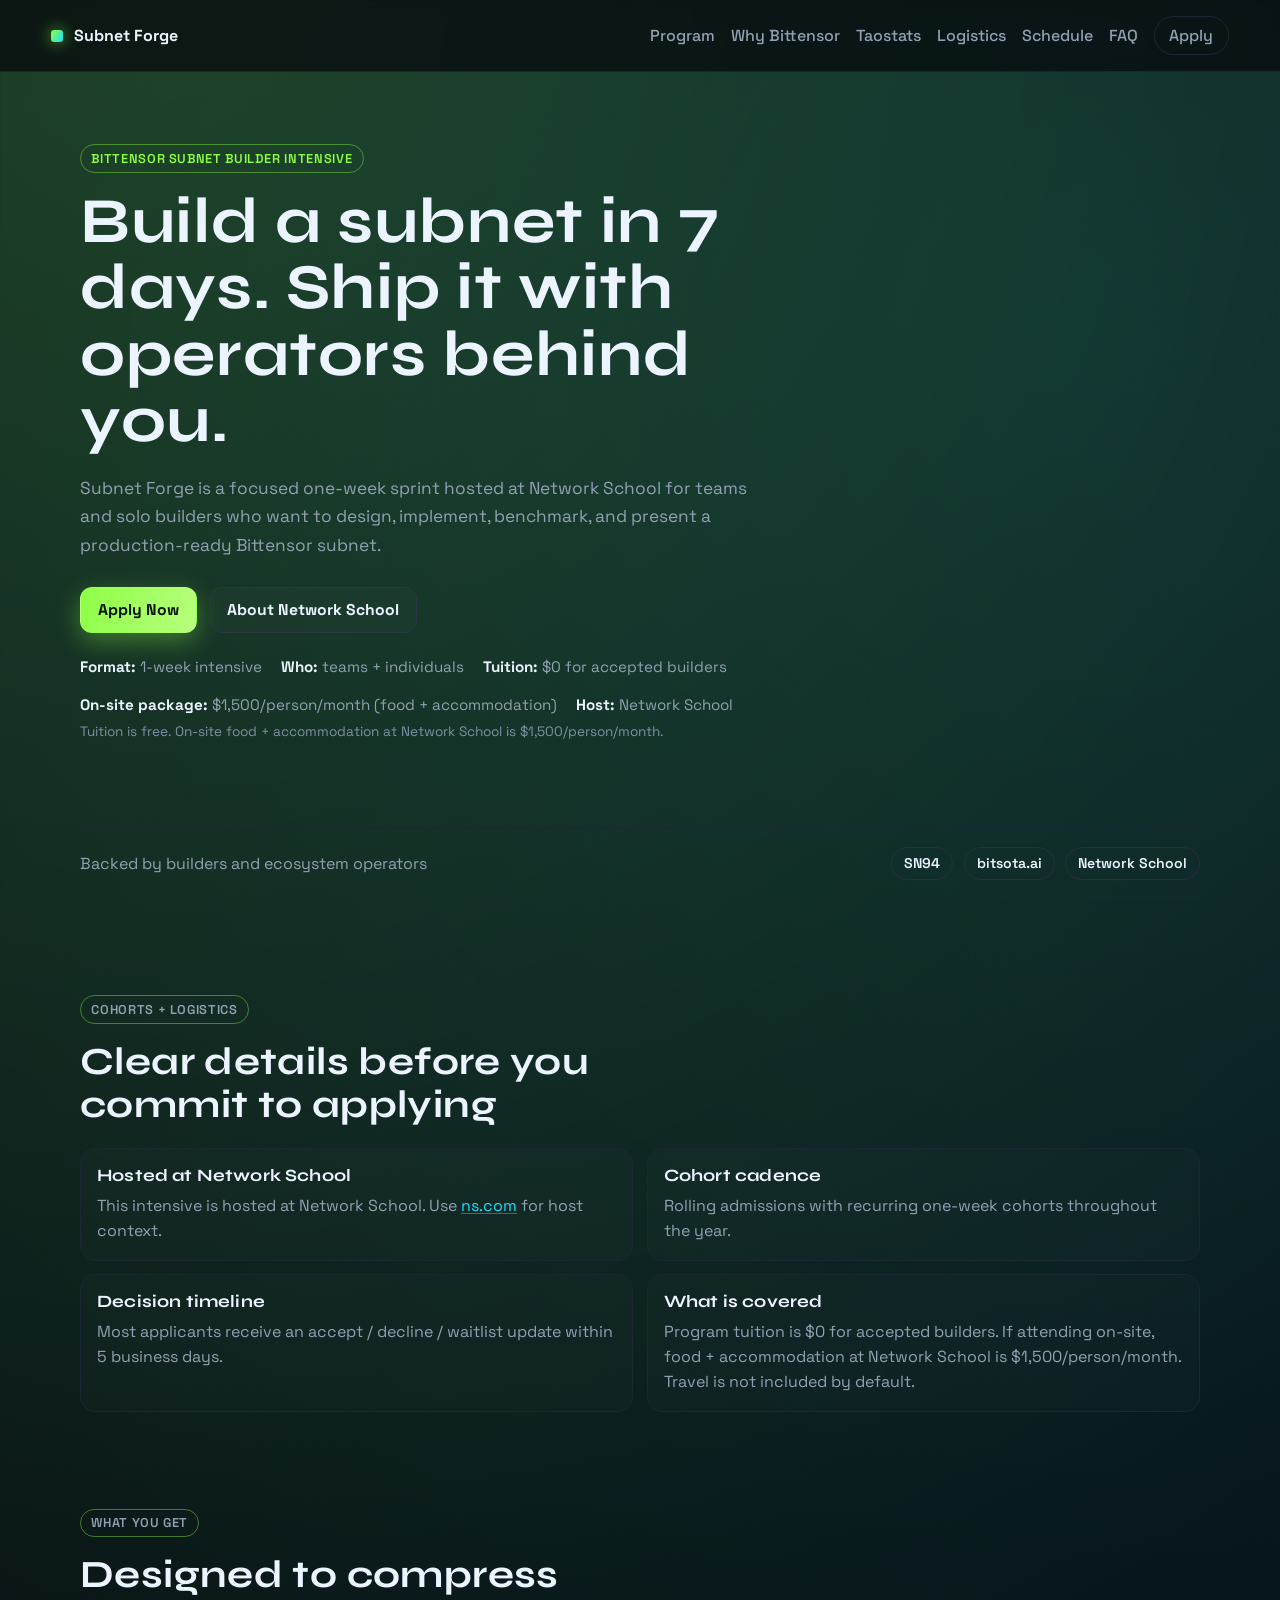
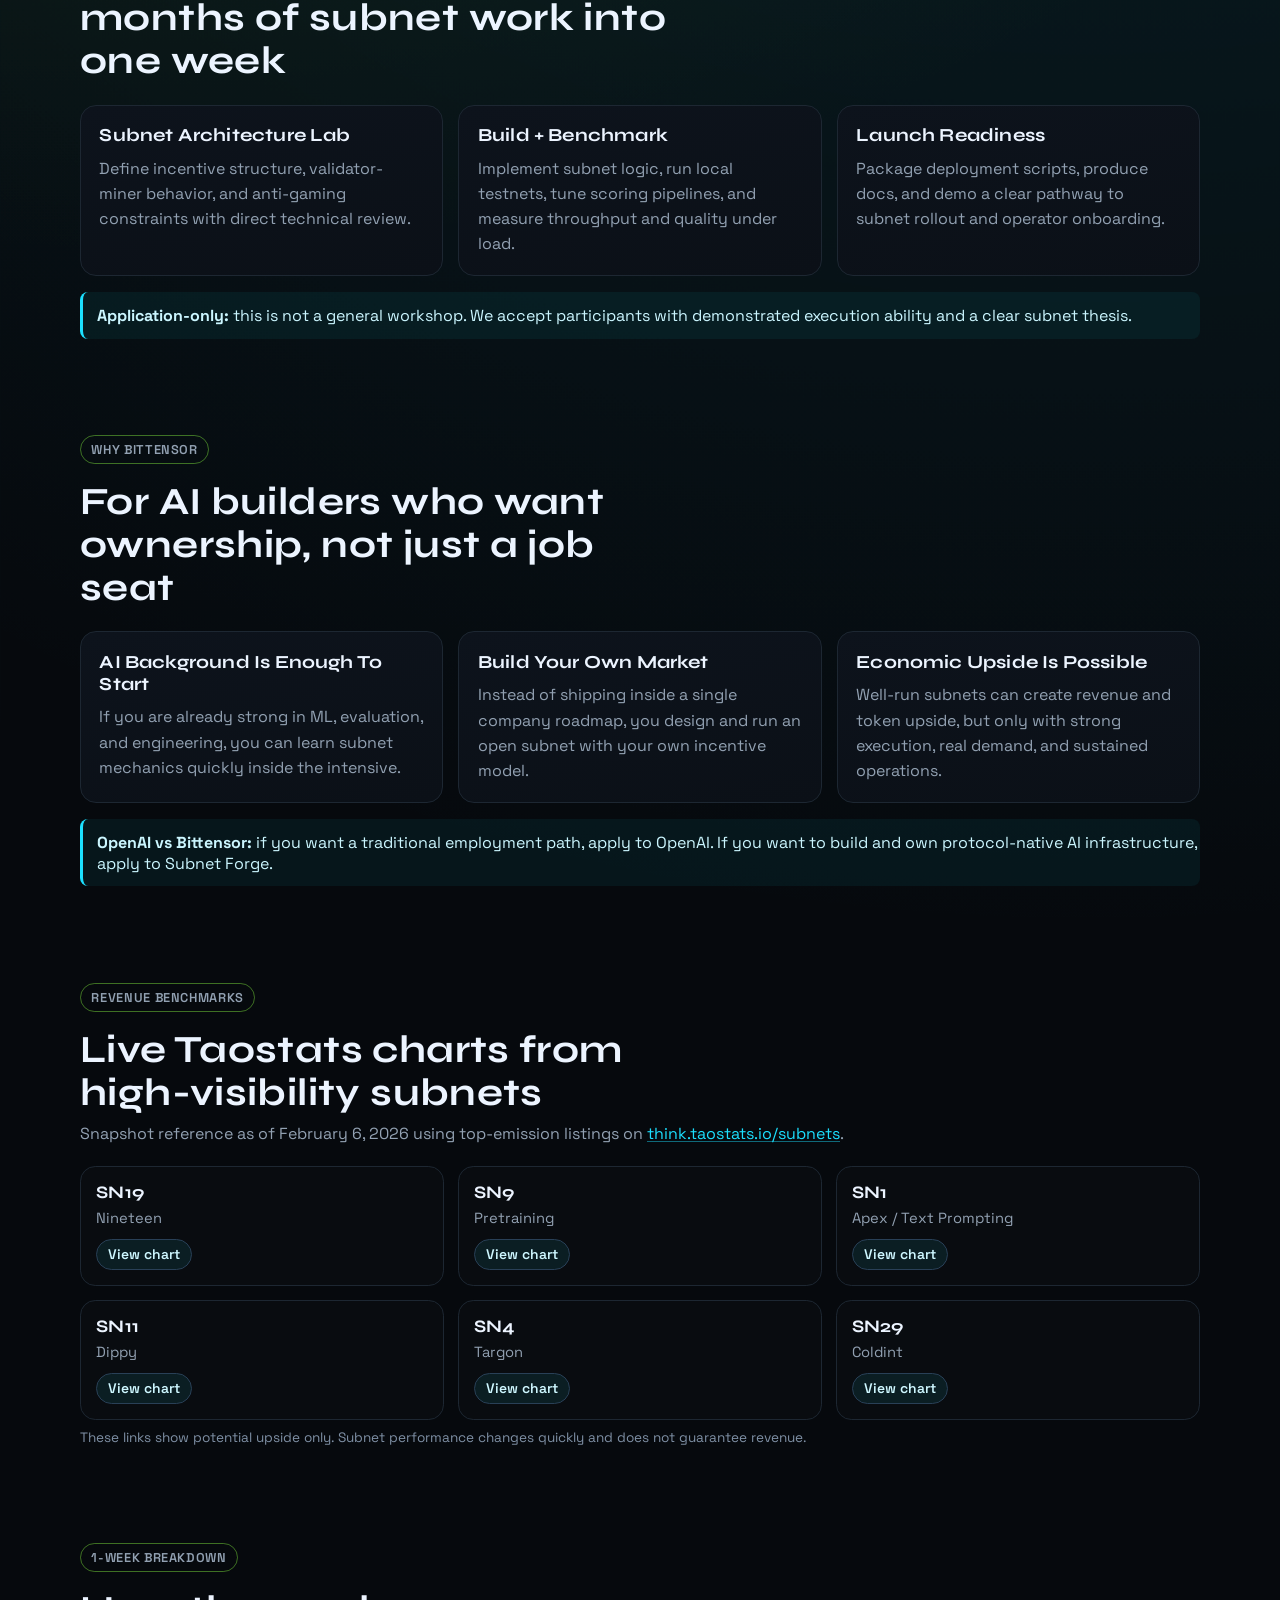
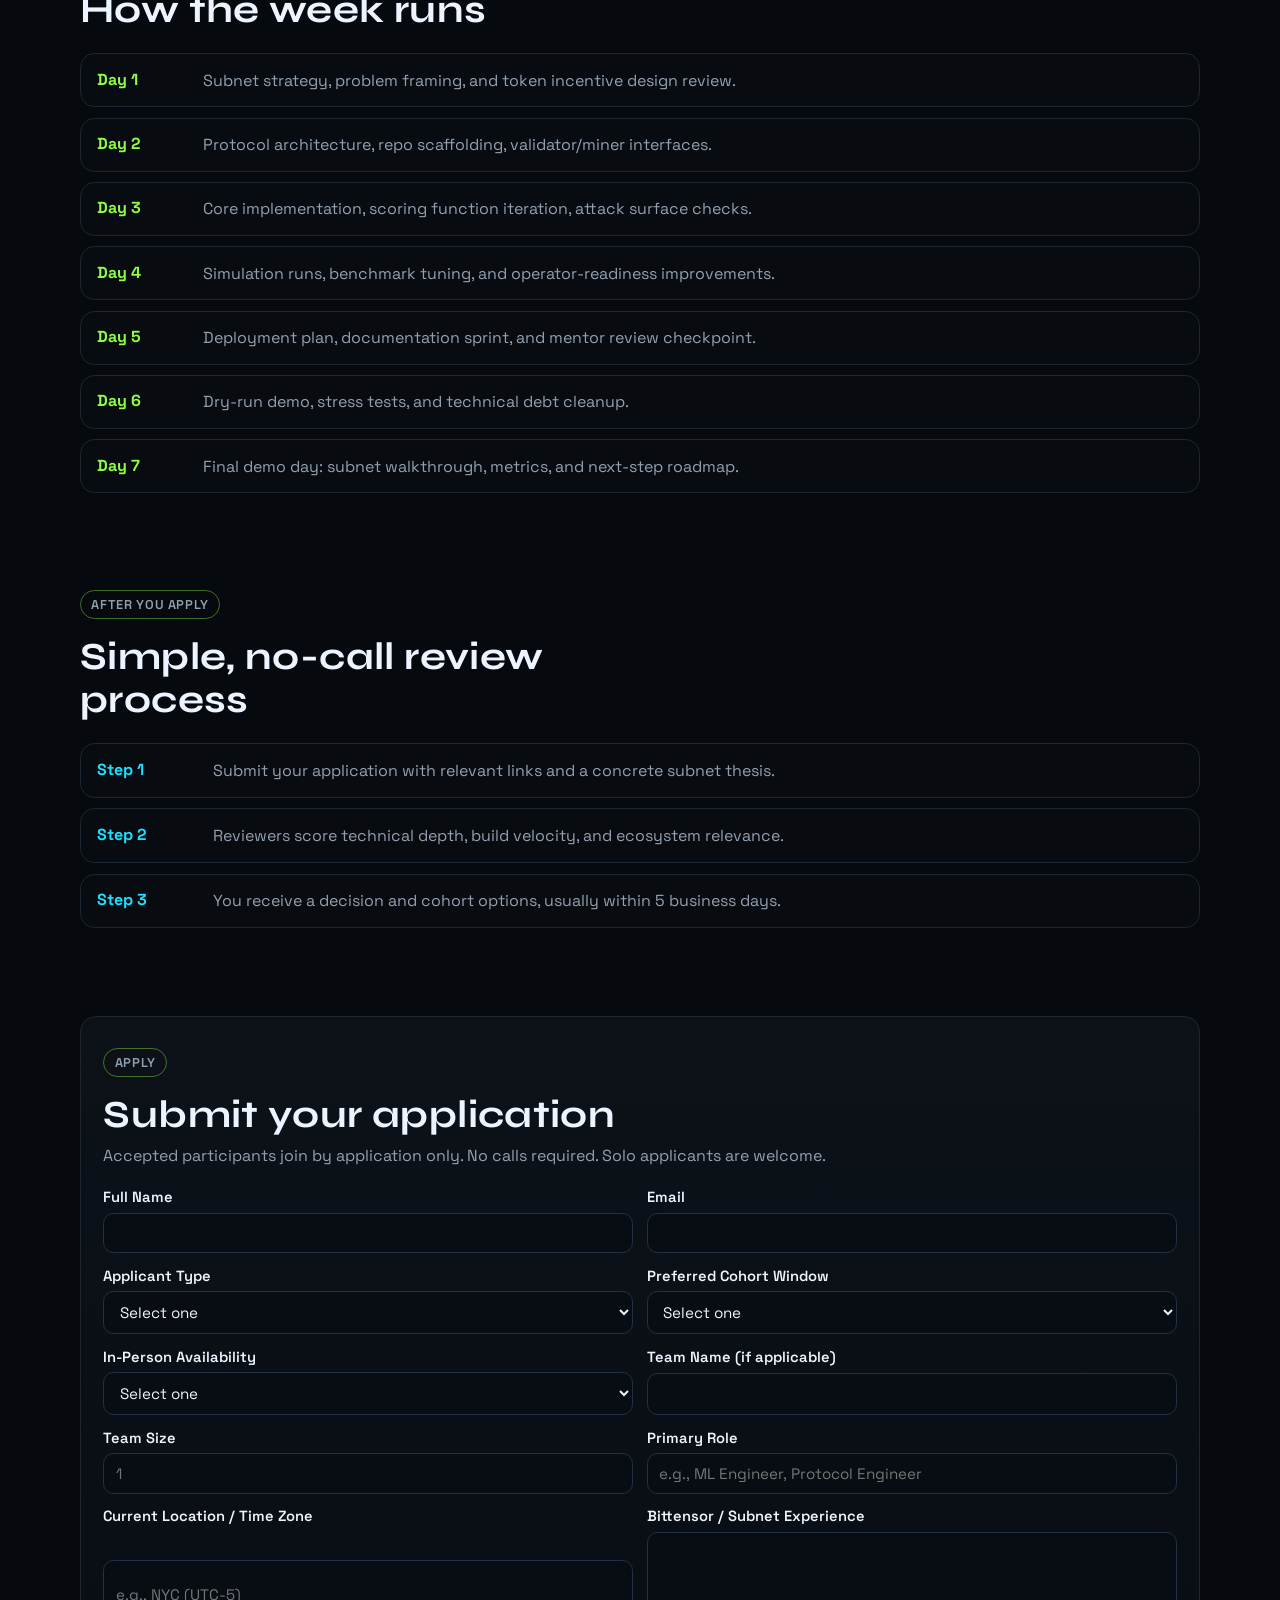
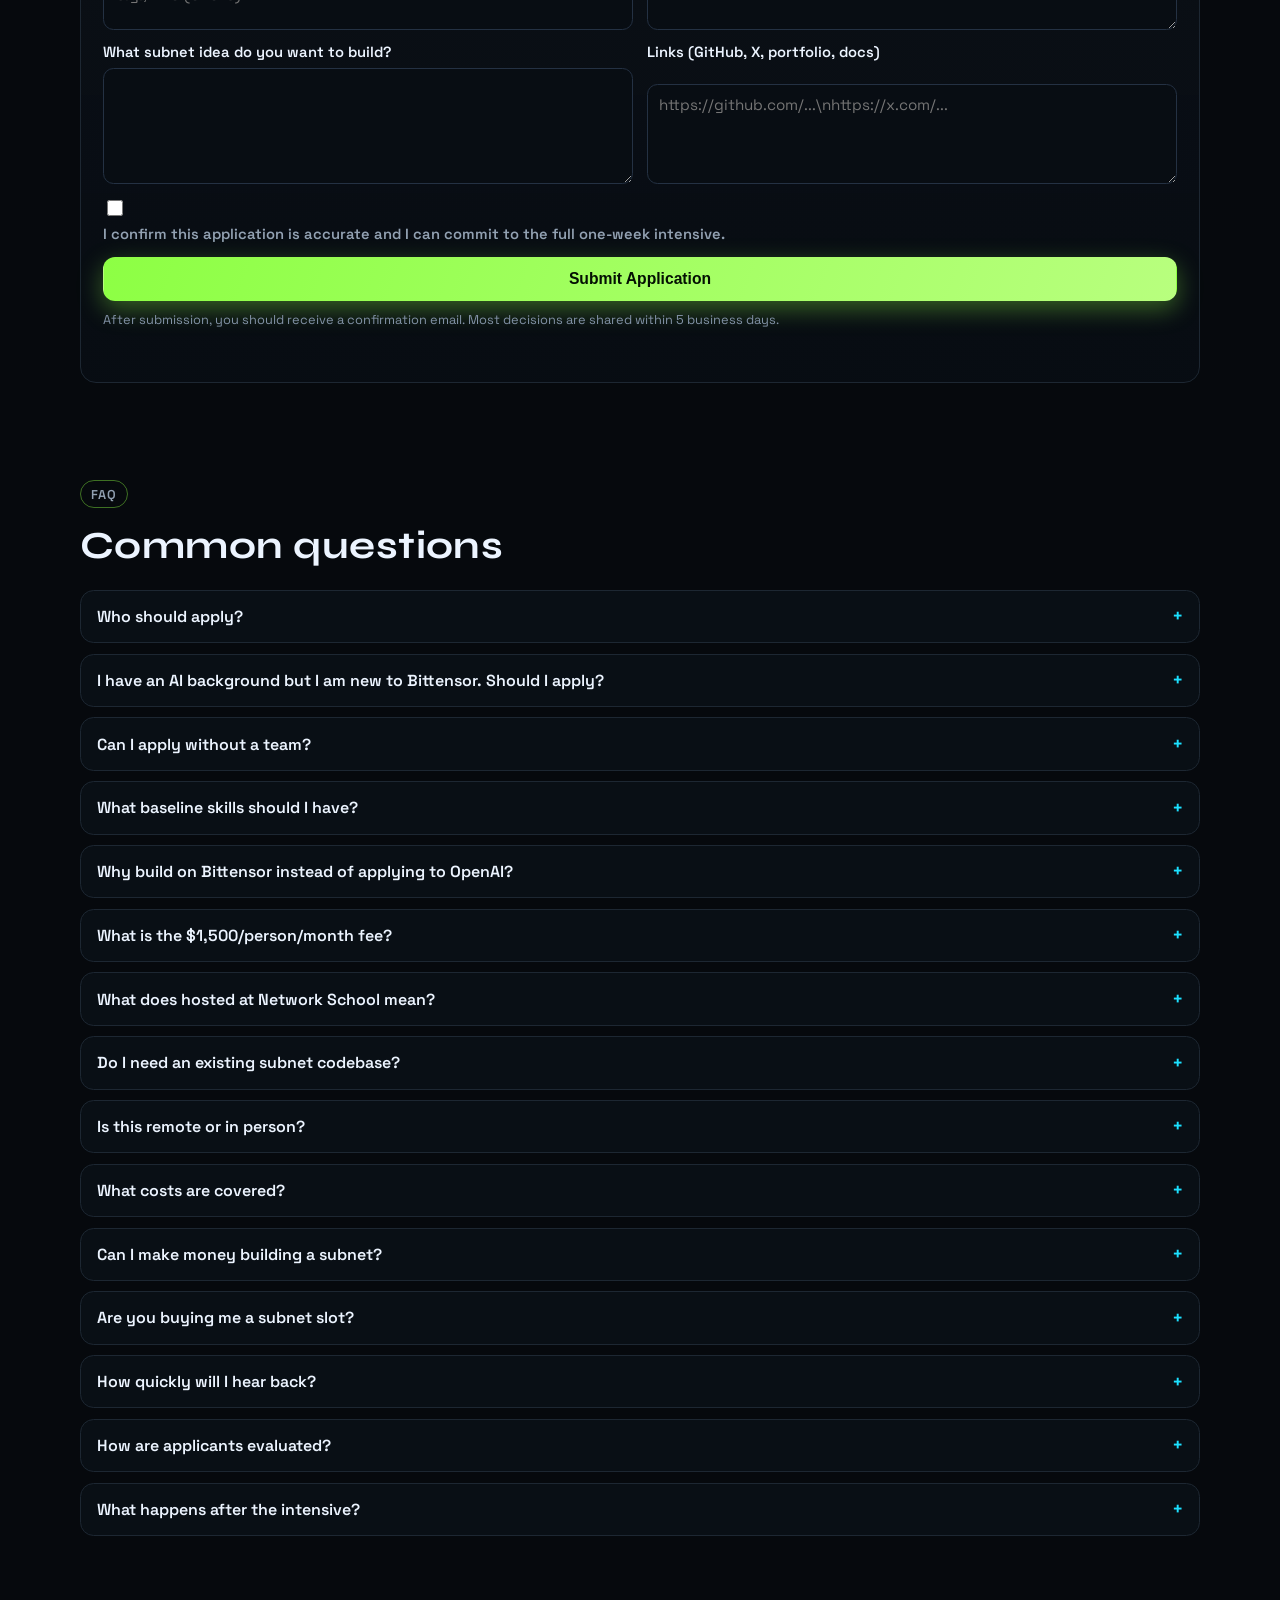
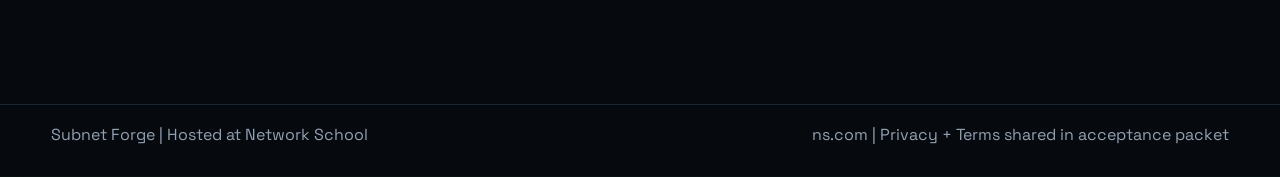
<file: index.html>
<!doctype html>
<html lang="en">
<head>
  <meta charset="utf-8" />
  <meta name="viewport" content="width=device-width, initial-scale=1" />
  <title>Subnet Forge | Hosted at Network School</title>
  <meta name="description" content="Subnet Forge is a one-week Bittensor subnet intensive hosted at Network School for teams and individuals. Tuition is free; on-site food and accommodation is $1,500/person/month." />
  <link rel="preconnect" href="https://fonts.googleapis.com" />
  <link rel="preconnect" href="https://fonts.gstatic.com" crossorigin />
  <link href="https://fonts.googleapis.com/css2?family=Syne:wght@500;700;800&family=Space+Grotesk:wght@400;500;600;700&display=swap" rel="stylesheet" />
  <link rel="stylesheet" href="styles.css" />
</head>
<body>
  <div class="noise"></div>

  <header class="site-header">
    <a class="brand" href="#top" aria-label="Subnet Forge home">
      <span class="brand-mark"></span>
      <span>Subnet Forge</span>
    </a>
    <nav>
      <a href="#program">Program</a>
      <a href="#why">Why Bittensor</a>
      <a href="#benchmarks">Taostats</a>
      <a href="#logistics">Logistics</a>
      <a href="#schedule">Schedule</a>
      <a href="#faq">FAQ</a>
      <a class="nav-cta" href="#apply">Apply</a>
    </nav>
  </header>

  <main id="top">
    <section class="hero reveal">
      <p class="eyebrow">Bittensor Subnet Builder Intensive</p>
      <h1>Build a subnet in 7 days. Ship it with operators behind you.</h1>
      <p class="hero-copy">
        Subnet Forge is a focused one-week sprint hosted at Network School for teams and solo builders who want to design,
        implement, benchmark, and present a production-ready Bittensor subnet.
      </p>
      <div class="hero-actions">
        <a class="btn btn-primary" href="#apply">Apply Now</a>
        <a class="btn btn-ghost" href="https://ns.com" target="_blank" rel="noreferrer">About Network School</a>
      </div>
      <ul class="hero-meta">
        <li><strong>Format:</strong> 1-week intensive</li>
        <li><strong>Who:</strong> teams + individuals</li>
        <li><strong>Tuition:</strong> $0 for accepted builders</li>
        <li><strong>On-site package:</strong> $1,500/person/month (food + accommodation)</li>
        <li><strong>Host:</strong> Network School</li>
      </ul>
      <p class="footnote">Tuition is free. On-site food + accommodation at Network School is $1,500/person/month.</p>
    </section>

    <section class="trust reveal">
      <p>Backed by builders and ecosystem operators</p>
      <div class="trust-grid" aria-label="Ecosystem signals">
        <span>SN94</span>
        <span>bitsota.ai</span>
        <span>Network School</span>
      </div>
    </section>

    <section id="logistics" class="logistics reveal">
      <div class="section-head">
        <p class="eyebrow">Cohorts + Logistics</p>
        <h2>Clear details before you commit to applying</h2>
      </div>
      <div class="logistics-grid">
        <article class="logistics-card">
          <h3>Hosted at Network School</h3>
          <p>This intensive is hosted at Network School. Use <a href="https://ns.com" target="_blank" rel="noreferrer">ns.com</a> for host context.</p>
        </article>
        <article class="logistics-card">
          <h3>Cohort cadence</h3>
          <p>Rolling admissions with recurring one-week cohorts throughout the year.</p>
        </article>
        <article class="logistics-card">
          <h3>Decision timeline</h3>
          <p>Most applicants receive an accept / decline / waitlist update within 5 business days.</p>
        </article>
        <article class="logistics-card">
          <h3>What is covered</h3>
          <p>Program tuition is $0 for accepted builders. If attending on-site, food + accommodation at Network School is $1,500/person/month. Travel is not included by default.</p>
        </article>
      </div>
    </section>

    <section id="program" class="program reveal">
      <div class="section-head">
        <p class="eyebrow">What You Get</p>
        <h2>Designed to compress months of subnet work into one week</h2>
      </div>
      <div class="cards">
        <article class="card">
          <h3>Subnet Architecture Lab</h3>
          <p>Define incentive structure, validator-miner behavior, and anti-gaming constraints with direct technical review.</p>
        </article>
        <article class="card">
          <h3>Build + Benchmark</h3>
          <p>Implement subnet logic, run local testnets, tune scoring pipelines, and measure throughput and quality under load.</p>
        </article>
        <article class="card">
          <h3>Launch Readiness</h3>
          <p>Package deployment scripts, produce docs, and demo a clear pathway to subnet rollout and operator onboarding.</p>
        </article>
      </div>
      <div class="program-note">
        <p>
          <strong>Application-only:</strong> this is not a general workshop. We accept participants with demonstrated execution ability
          and a clear subnet thesis.
        </p>
      </div>
    </section>

    <section id="why" class="why reveal">
      <div class="section-head">
        <p class="eyebrow">Why Bittensor</p>
        <h2>For AI builders who want ownership, not just a job seat</h2>
      </div>
      <div class="cards">
        <article class="card">
          <h3>AI Background Is Enough To Start</h3>
          <p>If you are already strong in ML, evaluation, and engineering, you can learn subnet mechanics quickly inside the intensive.</p>
        </article>
        <article class="card">
          <h3>Build Your Own Market</h3>
          <p>Instead of shipping inside a single company roadmap, you design and run an open subnet with your own incentive model.</p>
        </article>
        <article class="card">
          <h3>Economic Upside Is Possible</h3>
          <p>Well-run subnets can create revenue and token upside, but only with strong execution, real demand, and sustained operations.</p>
        </article>
      </div>
      <div class="program-note">
        <p>
          <strong>OpenAI vs Bittensor:</strong> if you want a traditional employment path, apply to OpenAI.
          If you want to build and own protocol-native AI infrastructure, apply to Subnet Forge.
        </p>
      </div>
    </section>

    <section id="benchmarks" class="benchmarks reveal">
      <div class="section-head">
        <p class="eyebrow">Revenue Benchmarks</p>
        <h2>Live Taostats charts from high-visibility subnets</h2>
        <p>
          Snapshot reference as of February 6, 2026 using top-emission listings on
          <a href="https://think.taostats.io/subnets" target="_blank" rel="noreferrer">think.taostats.io/subnets</a>.
        </p>
      </div>
      <div class="benchmark-grid">
        <article class="benchmark-card">
          <h3>SN19</h3>
          <p>Nineteen</p>
          <a href="https://taostats.io/subnets/19/chart" target="_blank" rel="noreferrer">View chart</a>
        </article>
        <article class="benchmark-card">
          <h3>SN9</h3>
          <p>Pretraining</p>
          <a href="https://taostats.io/subnets/9/chart" target="_blank" rel="noreferrer">View chart</a>
        </article>
        <article class="benchmark-card">
          <h3>SN1</h3>
          <p>Apex / Text Prompting</p>
          <a href="https://taostats.io/subnets/1/chart" target="_blank" rel="noreferrer">View chart</a>
        </article>
        <article class="benchmark-card">
          <h3>SN11</h3>
          <p>Dippy</p>
          <a href="https://taostats.io/subnets/11/chart" target="_blank" rel="noreferrer">View chart</a>
        </article>
        <article class="benchmark-card">
          <h3>SN4</h3>
          <p>Targon</p>
          <a href="https://taostats.io/subnets/4/chart" target="_blank" rel="noreferrer">View chart</a>
        </article>
        <article class="benchmark-card">
          <h3>SN29</h3>
          <p>Coldint</p>
          <a href="https://taostats.io/subnets/29/chart" target="_blank" rel="noreferrer">View chart</a>
        </article>
      </div>
      <p class="footnote">These links show potential upside only. Subnet performance changes quickly and does not guarantee revenue.</p>
    </section>

    <section id="schedule" class="schedule reveal">
      <div class="section-head">
        <p class="eyebrow">1-Week Breakdown</p>
        <h2>How the week runs</h2>
      </div>
      <ol class="timeline">
        <li>
          <span>Day 1</span>
          <p>Subnet strategy, problem framing, and token incentive design review.</p>
        </li>
        <li>
          <span>Day 2</span>
          <p>Protocol architecture, repo scaffolding, validator/miner interfaces.</p>
        </li>
        <li>
          <span>Day 3</span>
          <p>Core implementation, scoring function iteration, attack surface checks.</p>
        </li>
        <li>
          <span>Day 4</span>
          <p>Simulation runs, benchmark tuning, and operator-readiness improvements.</p>
        </li>
        <li>
          <span>Day 5</span>
          <p>Deployment plan, documentation sprint, and mentor review checkpoint.</p>
        </li>
        <li>
          <span>Day 6</span>
          <p>Dry-run demo, stress tests, and technical debt cleanup.</p>
        </li>
        <li>
          <span>Day 7</span>
          <p>Final demo day: subnet walkthrough, metrics, and next-step roadmap.</p>
        </li>
      </ol>
    </section>

    <section class="process reveal">
      <div class="section-head">
        <p class="eyebrow">After You Apply</p>
        <h2>Simple, no-call review process</h2>
      </div>
      <ol class="steps">
        <li>
          <span>Step 1</span>
          <p>Submit your application with relevant links and a concrete subnet thesis.</p>
        </li>
        <li>
          <span>Step 2</span>
          <p>Reviewers score technical depth, build velocity, and ecosystem relevance.</p>
        </li>
        <li>
          <span>Step 3</span>
          <p>You receive a decision and cohort options, usually within 5 business days.</p>
        </li>
      </ol>
    </section>

    <section id="apply" class="apply reveal">
      <div class="section-head">
        <p class="eyebrow">Apply</p>
        <h2>Submit your application</h2>
        <p>Accepted participants join by application only. No calls required. Solo applicants are welcome.</p>
      </div>

      <form class="application-form" action="https://formsubmit.co/applications@ns.com" method="POST" novalidate>
        <input type="hidden" name="_subject" value="Subnet Forge Application" />
        <input type="hidden" name="_captcha" value="false" />
        <input type="hidden" name="_template" value="table" />

        <label>
          Full Name
          <input type="text" name="full_name" required />
        </label>

        <label>
          Email
          <input type="email" name="email" required />
        </label>

        <label>
          Applicant Type
          <select name="applicant_type" required>
            <option value="" selected disabled>Select one</option>
            <option value="individual">Individual</option>
            <option value="team">Team</option>
          </select>
        </label>

        <label>
          Preferred Cohort Window
          <select name="preferred_cohort" required>
            <option value="" selected disabled>Select one</option>
            <option value="next_available">Next available</option>
            <option value="within_30_days">Within 30 days</option>
            <option value="within_60_days">Within 60 days</option>
            <option value="later_this_year">Later this year</option>
          </select>
        </label>

        <label>
          In-Person Availability
          <select name="in_person_availability" required>
            <option value="" selected disabled>Select one</option>
            <option value="yes">Yes, I can attend in person</option>
            <option value="depends_on_dates">Depends on exact dates</option>
            <option value="no">No, I need remote participation</option>
          </select>
        </label>

        <label>
          Team Name (if applicable)
          <input type="text" name="team_name" />
        </label>

        <label>
          Team Size
          <input type="number" name="team_size" min="1" max="25" placeholder="1" />
        </label>

        <label>
          Primary Role
          <input type="text" name="role" placeholder="e.g., ML Engineer, Protocol Engineer" required />
        </label>

        <label>
          Current Location / Time Zone
          <input type="text" name="location_timezone" placeholder="e.g., NYC (UTC-5)" required />
        </label>

        <label>
          Bittensor / Subnet Experience
          <textarea name="experience" rows="4" required></textarea>
        </label>

        <label>
          What subnet idea do you want to build?
          <textarea name="subnet_idea" rows="5" required></textarea>
        </label>

        <label>
          Links (GitHub, X, portfolio, docs)
          <textarea name="links" rows="3" placeholder="https://github.com/...\nhttps://x.com/..." required></textarea>
        </label>

        <label class="checkbox">
          <input type="checkbox" name="agreement" required />
          <span>I confirm this application is accurate and I can commit to the full one-week intensive.</span>
        </label>

        <button class="btn btn-primary" type="submit">Submit Application</button>
        <p class="form-note">After submission, you should receive a confirmation email. Most decisions are shared within 5 business days.</p>
        <p class="form-message" role="status" aria-live="polite"></p>
      </form>
    </section>

    <section id="faq" class="faq reveal">
      <div class="section-head">
        <p class="eyebrow">FAQ</p>
        <h2>Common questions</h2>
      </div>

      <div class="faq-list">
        <article class="faq-item">
          <button class="faq-question" aria-expanded="false">Who should apply?</button>
          <div class="faq-answer">
            <p>Strong engineers, researchers, and founders who want to build a real Bittensor subnet. We accept both individuals and teams.</p>
          </div>
        </article>

        <article class="faq-item">
          <button class="faq-question" aria-expanded="false">I have an AI background but I am new to Bittensor. Should I apply?</button>
          <div class="faq-answer">
            <p>Yes. If your AI engineering fundamentals are strong, this program is designed to ramp you into subnet design and implementation quickly.</p>
          </div>
        </article>

        <article class="faq-item">
          <button class="faq-question" aria-expanded="false">Can I apply without a team?</button>
          <div class="faq-answer">
            <p>Yes. Individual applicants are encouraged to apply, and strong solo applicants may be matched with other accepted builders when appropriate.</p>
          </div>
        </article>

        <article class="faq-item">
          <button class="faq-question" aria-expanded="false">What baseline skills should I have?</button>
          <div class="faq-answer">
            <p>You should be comfortable shipping production-grade Python code, working with ML evaluation pipelines, and debugging distributed systems under time pressure.</p>
          </div>
        </article>

        <article class="faq-item">
          <button class="faq-question" aria-expanded="false">Why build on Bittensor instead of applying to OpenAI?</button>
          <div class="faq-answer">
            <p>They are different paths. OpenAI is a company role. Bittensor is a protocol ecosystem where you can launch and operate your own subnet with direct ownership and market feedback.</p>
          </div>
        </article>

        <article class="faq-item">
          <button class="faq-question" aria-expanded="false">What is the $1,500/person/month fee?</button>
          <div class="faq-answer">
            <p>It is the on-site food + accommodation cost at Network School for one month. Program tuition for accepted builders is still $0.</p>
          </div>
        </article>

        <article class="faq-item">
          <button class="faq-question" aria-expanded="false">What does hosted at Network School mean?</button>
          <div class="faq-answer">
            <p>Subnet Forge is an independent intensive that takes place at Network School. Hosting and operations context are available at ns.com.</p>
          </div>
        </article>

        <article class="faq-item">
          <button class="faq-question" aria-expanded="false">Do I need an existing subnet codebase?</button>
          <div class="faq-answer">
            <p>No, but your application should show technical depth and a concrete subnet thesis. Existing code or research materially strengthens your application.</p>
          </div>
        </article>

        <article class="faq-item">
          <button class="faq-question" aria-expanded="false">Is this remote or in person?</button>
          <div class="faq-answer">
            <p>The default format is in person at Network School. If you need remote access, note that in the application and we will evaluate based on cohort constraints.</p>
          </div>
        </article>

        <article class="faq-item">
          <button class="faq-question" aria-expanded="false">What costs are covered?</button>
          <div class="faq-answer">
            <p>Program tuition is free for accepted builders. The on-site food + accommodation package is $1,500/person/month. Travel and personal expenses are generally not included unless explicitly stated for a specific cohort.</p>
          </div>
        </article>

        <article class="faq-item">
          <button class="faq-question" aria-expanded="false">Can I make money building a subnet?</button>
          <div class="faq-answer">
            <p>Potentially, yes. Some subnets may generate economic upside through strong utility and adoption. There is no guaranteed income, and outcomes depend on execution, competition, and market demand.</p>
          </div>
        </article>

        <article class="faq-item">
          <button class="faq-question" aria-expanded="false">Are you buying me a subnet slot?</button>
          <div class="faq-answer">
            <p>No. We do not buy subnet slots for applicants. We can help explain opportunity paths and may connect strong teams to potential investors.</p>
          </div>
        </article>

        <article class="faq-item">
          <button class="faq-question" aria-expanded="false">How quickly will I hear back?</button>
          <div class="faq-answer">
            <p>Most applications are reviewed within 5 business days. Some may take longer if additional technical review is needed.</p>
          </div>
        </article>

        <article class="faq-item">
          <button class="faq-question" aria-expanded="false">How are applicants evaluated?</button>
          <div class="faq-answer">
            <p>We evaluate technical ability, execution speed, subnet originality, and expected ecosystem impact. Applications are reviewed on a rolling basis.</p>
          </div>
        </article>

        <article class="faq-item">
          <button class="faq-question" aria-expanded="false">What happens after the intensive?</button>
          <div class="faq-answer">
            <p>You leave with a launch roadmap, benchmark outputs, and next-step guidance for operator and ecosystem engagement.</p>
          </div>
        </article>
      </div>
    </section>
  </main>

  <footer class="site-footer">
    <p>Subnet Forge | Hosted at Network School</p>
    <p>
      <a href="https://ns.com" target="_blank" rel="noreferrer">ns.com</a>
      |
      Privacy + Terms shared in acceptance packet
    </p>
  </footer>

  <script src="script.js"></script>
</body>
</html>
</file>
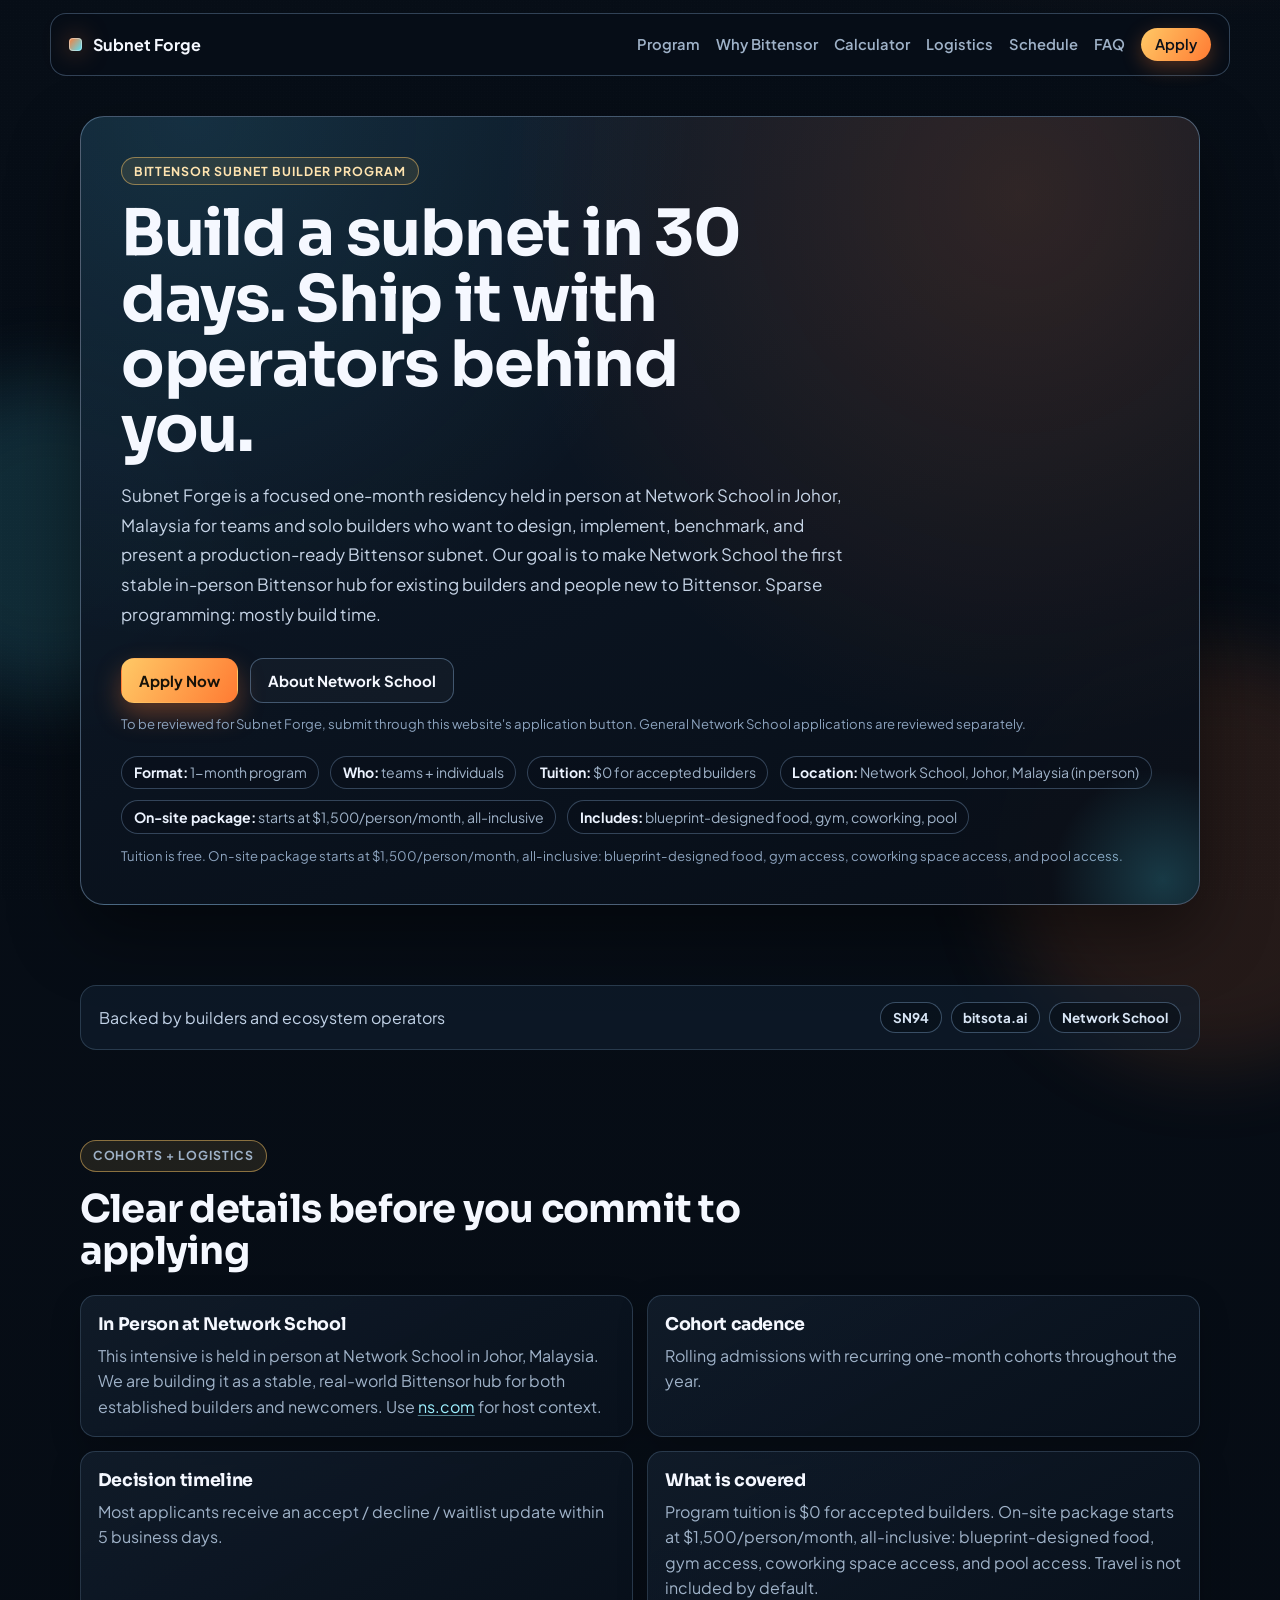
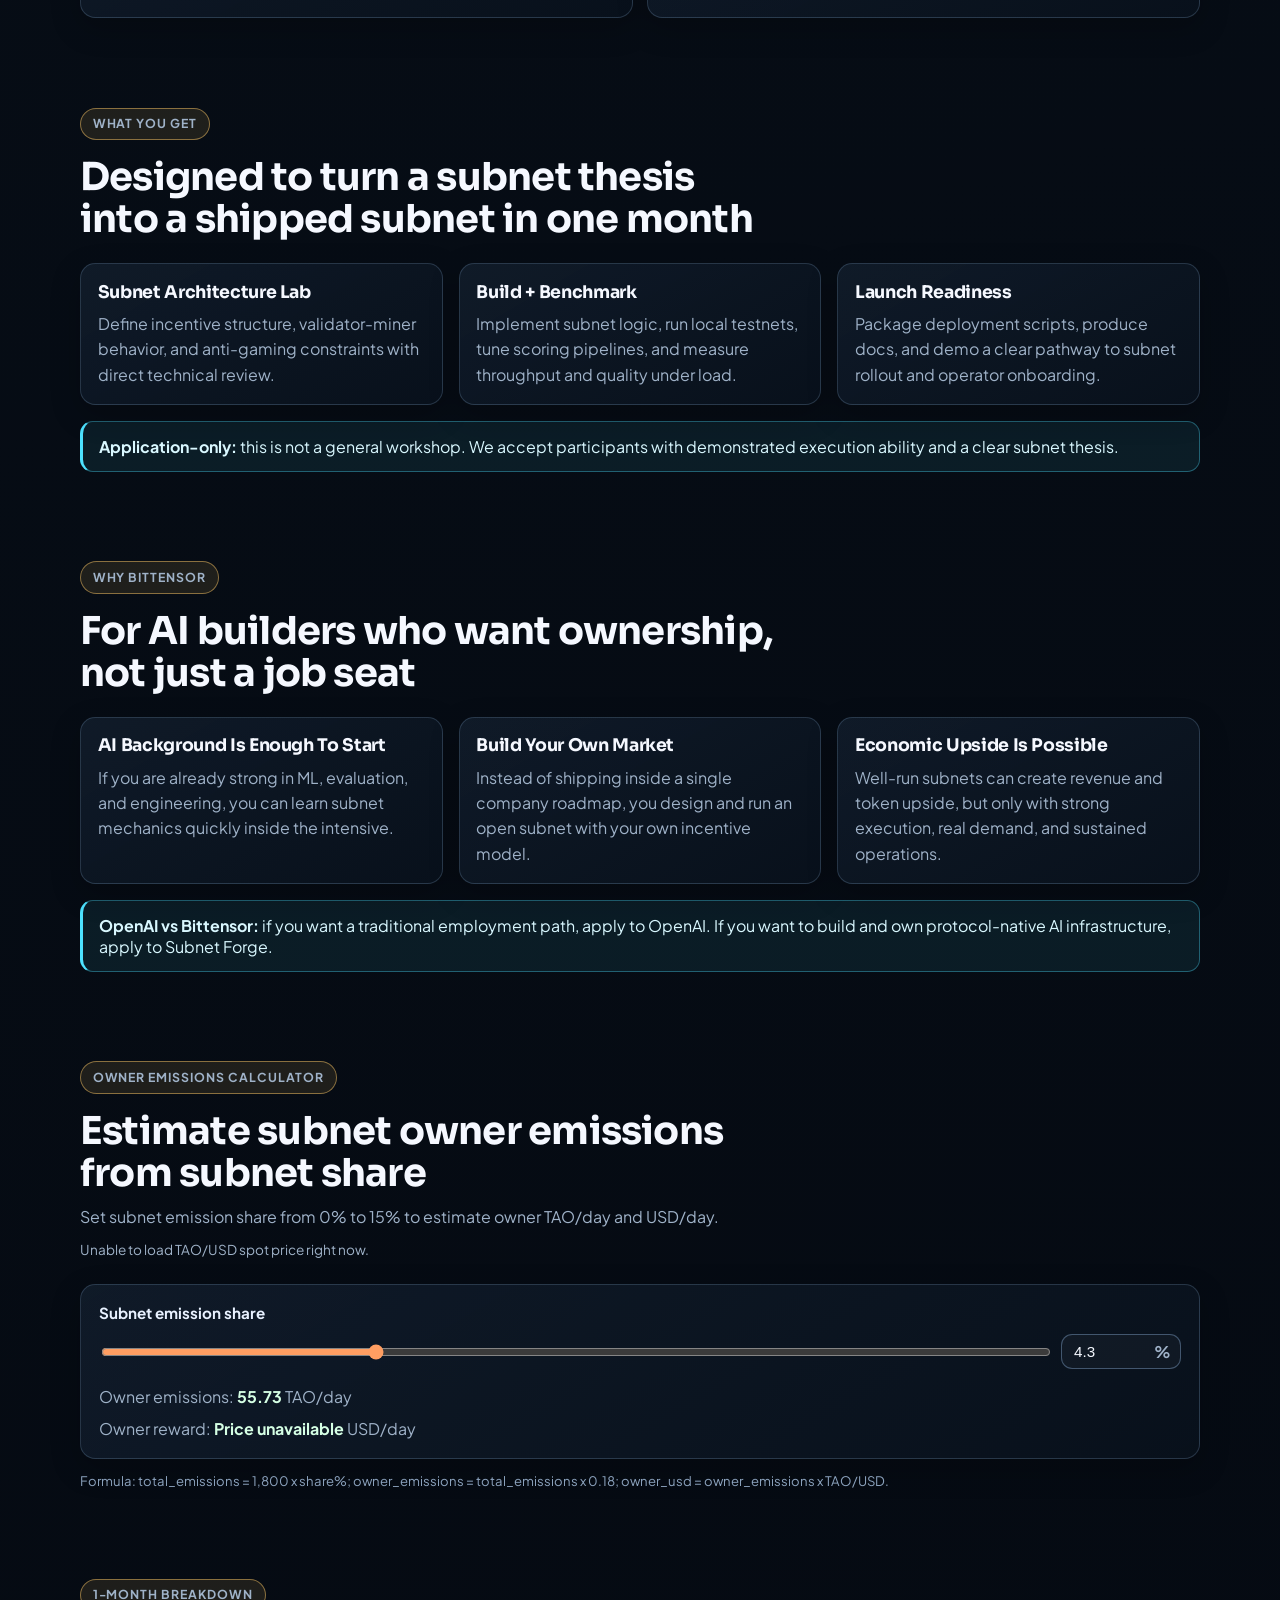
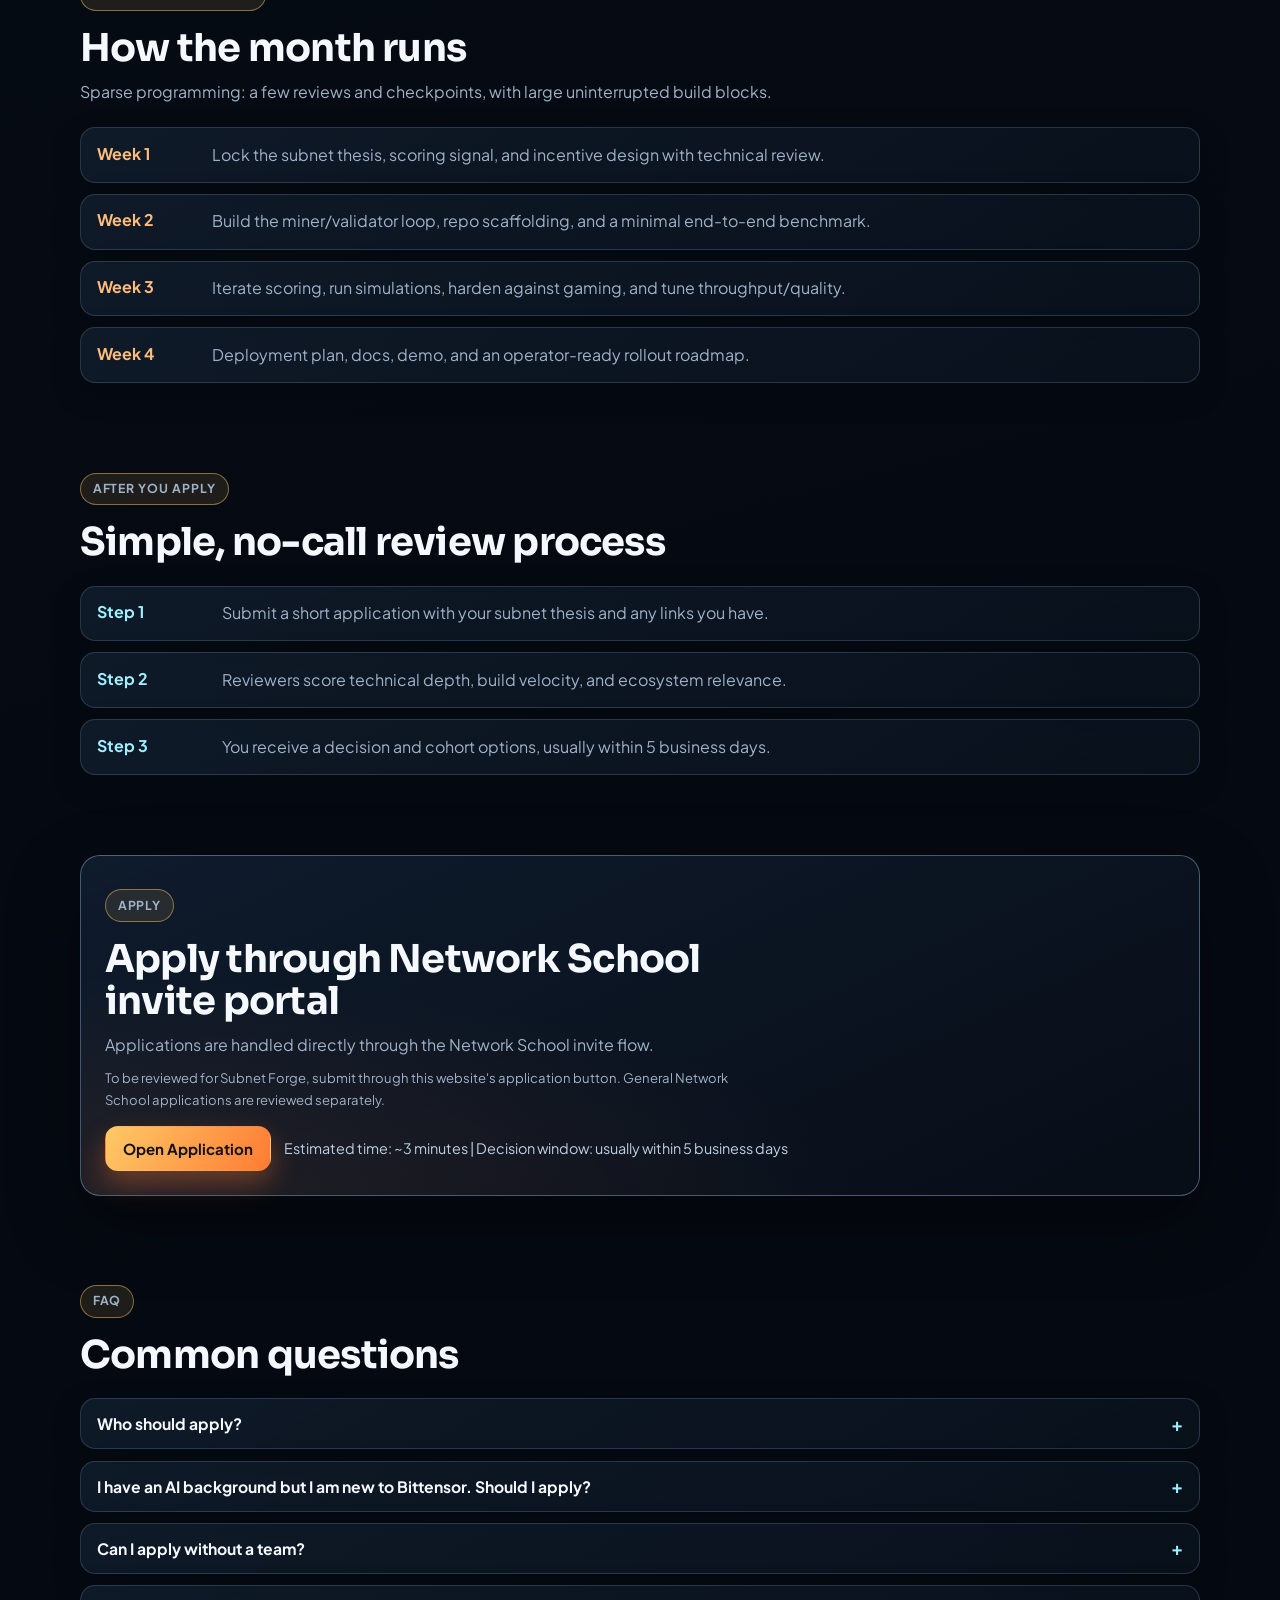
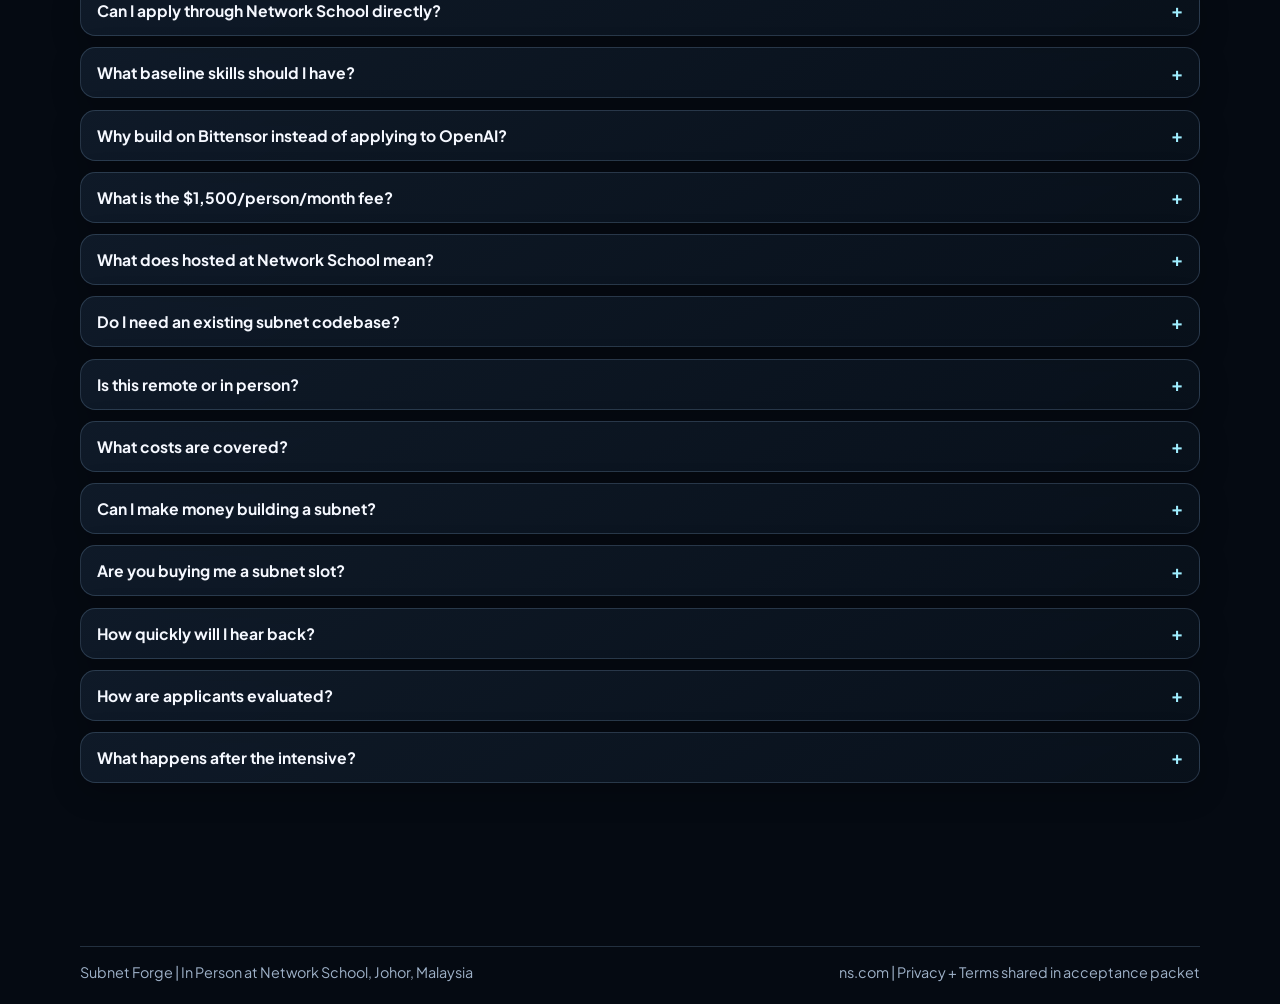
<file: public/index.html>
<!doctype html>
<html lang="en">
<head>
  <meta charset="utf-8" />
  <meta name="viewport" content="width=device-width, initial-scale=1" />
  <title>Subnet Forge | In Person at Network School (Johor, Malaysia)</title>
  <meta name="description" content="Subnet Forge is a one-month, build-first Bittensor subnet program held in person at Network School in Johor, Malaysia. Tuition is free; on-site package starts at $1,500/person/month all-inclusive." />
  <link rel="preconnect" href="https://fonts.googleapis.com" />
  <link rel="preconnect" href="https://fonts.gstatic.com" crossorigin />
  <link href="https://fonts.googleapis.com/css2?family=Plus+Jakarta+Sans:wght@400;500;600;700;800&family=Sora:wght@500;600;700;800&display=swap" rel="stylesheet" />
  <link rel="stylesheet" href="styles.css" />
</head>
<body>
  <div class="noise"></div>

  <header class="site-header">
    <a class="brand" href="#top" aria-label="Subnet Forge home">
      <span class="brand-mark"></span>
      <span>Subnet Forge</span>
    </a>
    <nav>
      <a href="#program">Program</a>
      <a href="#why">Why Bittensor</a>
      <a href="#benchmarks">Calculator</a>
      <a href="#logistics">Logistics</a>
      <a href="#schedule">Schedule</a>
      <a href="#faq">FAQ</a>
      <a class="nav-cta" href="https://ns.com/bittensor_forge/invite" target="_blank" rel="noreferrer">Apply</a>
    </nav>
  </header>

  <main id="top">
    <section class="hero reveal">
      <p class="eyebrow">Bittensor Subnet Builder Program</p>
      <h1>Build a subnet in 30 days. Ship it with operators behind you.</h1>
      <p class="hero-copy">
        Subnet Forge is a focused one-month residency held in person at Network School in Johor, Malaysia for teams and solo builders who want to design,
        implement, benchmark, and present a production-ready Bittensor subnet. Our goal is to make Network School the first stable in-person Bittensor hub
        for existing builders and people new to Bittensor. Sparse programming: mostly build time.
      </p>
      <div class="hero-actions">
        <a class="btn btn-primary" href="https://ns.com/bittensor_forge/invite" target="_blank" rel="noreferrer">Apply Now</a>
        <a class="btn btn-ghost" href="https://ns.com" target="_blank" rel="noreferrer">About Network School</a>
      </div>
      <p class="footnote">To be reviewed for Subnet Forge, submit through this website's application button. General Network School applications are reviewed separately.</p>
      <ul class="hero-meta">
        <li><strong>Format:</strong> 1-month program</li>
        <li><strong>Who:</strong> teams + individuals</li>
        <li><strong>Tuition:</strong> $0 for accepted builders</li>
        <li><strong>Location:</strong> Network School, Johor, Malaysia (in person)</li>
        <li><strong>On-site package:</strong> starts at $1,500/person/month, all-inclusive</li>
        <li><strong>Includes:</strong> blueprint-designed food, gym, coworking, pool</li>
      </ul>
      <p class="footnote">Tuition is free. On-site package starts at $1,500/person/month, all-inclusive: blueprint-designed food, gym access, coworking space access, and pool access.</p>
    </section>

    <section class="trust reveal">
      <p>Backed by builders and ecosystem operators</p>
      <div class="trust-grid" aria-label="Ecosystem signals">
        <span>SN94</span>
        <span>bitsota.ai</span>
        <span>Network School</span>
      </div>
    </section>

    <section id="logistics" class="logistics reveal">
      <div class="section-head">
        <p class="eyebrow">Cohorts + Logistics</p>
        <h2>Clear details before you commit to applying</h2>
      </div>
      <div class="logistics-grid">
        <article class="logistics-card">
          <h3>In Person at Network School</h3>
          <p>This intensive is held in person at Network School in Johor, Malaysia. We are building it as a stable, real-world Bittensor hub for both established builders and newcomers. Use <a href="https://ns.com" target="_blank" rel="noreferrer">ns.com</a> for host context.</p>
        </article>
        <article class="logistics-card">
          <h3>Cohort cadence</h3>
          <p>Rolling admissions with recurring one-month cohorts throughout the year.</p>
        </article>
        <article class="logistics-card">
          <h3>Decision timeline</h3>
          <p>Most applicants receive an accept / decline / waitlist update within 5 business days.</p>
        </article>
        <article class="logistics-card">
          <h3>What is covered</h3>
          <p>Program tuition is $0 for accepted builders. On-site package starts at $1,500/person/month, all-inclusive: blueprint-designed food, gym access, coworking space access, and pool access. Travel is not included by default.</p>
        </article>
      </div>
    </section>

    <section id="program" class="program reveal">
      <div class="section-head">
        <p class="eyebrow">What You Get</p>
        <h2>Designed to turn a subnet thesis into a shipped subnet in one month</h2>
      </div>
      <div class="cards">
        <article class="card">
          <h3>Subnet Architecture Lab</h3>
          <p>Define incentive structure, validator-miner behavior, and anti-gaming constraints with direct technical review.</p>
        </article>
        <article class="card">
          <h3>Build + Benchmark</h3>
          <p>Implement subnet logic, run local testnets, tune scoring pipelines, and measure throughput and quality under load.</p>
        </article>
        <article class="card">
          <h3>Launch Readiness</h3>
          <p>Package deployment scripts, produce docs, and demo a clear pathway to subnet rollout and operator onboarding.</p>
        </article>
      </div>
      <div class="program-note">
        <p>
          <strong>Application-only:</strong> this is not a general workshop. We accept participants with demonstrated execution ability
          and a clear subnet thesis.
        </p>
      </div>
    </section>

    <section id="why" class="why reveal">
      <div class="section-head">
        <p class="eyebrow">Why Bittensor</p>
        <h2>For AI builders who want ownership, not just a job seat</h2>
      </div>
      <div class="cards">
        <article class="card">
          <h3>AI Background Is Enough To Start</h3>
          <p>If you are already strong in ML, evaluation, and engineering, you can learn subnet mechanics quickly inside the intensive.</p>
        </article>
        <article class="card">
          <h3>Build Your Own Market</h3>
          <p>Instead of shipping inside a single company roadmap, you design and run an open subnet with your own incentive model.</p>
        </article>
        <article class="card">
          <h3>Economic Upside Is Possible</h3>
          <p>Well-run subnets can create revenue and token upside, but only with strong execution, real demand, and sustained operations.</p>
        </article>
      </div>
      <div class="program-note">
        <p>
          <strong>OpenAI vs Bittensor:</strong> if you want a traditional employment path, apply to OpenAI.
          If you want to build and own protocol-native AI infrastructure, apply to Subnet Forge.
        </p>
      </div>
    </section>

    <section id="benchmarks" class="benchmarks reveal">
      <div class="section-head">
        <p class="eyebrow">Owner Emissions Calculator</p>
        <h2>Estimate subnet owner emissions from subnet share</h2>
        <p>Set subnet emission share from 0% to 15% to estimate owner TAO/day and USD/day.</p>
        <p class="benchmark-price-note" data-tao-price-note>Loading TAO/USD spot price...</p>
      </div>
      <div class="calculator-card">
        <label class="calculator-label" for="emission-share-range">Subnet emission share</label>
        <div class="calculator-inputs">
          <input id="emission-share-range" type="range" min="0" max="15" step="0.1" value="4.3" />
          <div class="calculator-number-wrap">
            <input id="emission-share-number" type="number" min="0" max="15" step="0.1" value="4.3" />
            <span>%</span>
          </div>
        </div>
        <div class="calculator-results">
          <p>Owner emissions: <strong data-owner-tao>Loading...</strong> TAO/day</p>
          <p>Owner reward: <strong data-owner-usd>Loading...</strong> USD/day</p>
        </div>
      </div>
      <p class="footnote">Formula: total_emissions = 1,800 x share%; owner_emissions = total_emissions x 0.18; owner_usd = owner_emissions x TAO/USD.</p>
    </section>

    <section id="schedule" class="schedule reveal">
      <div class="section-head">
        <p class="eyebrow">1-Month Breakdown</p>
        <h2>How the month runs</h2>
        <p>Sparse programming: a few reviews and checkpoints, with large uninterrupted build blocks.</p>
      </div>
      <ol class="timeline">
        <li>
          <span>Week 1</span>
          <p>Lock the subnet thesis, scoring signal, and incentive design with technical review.</p>
        </li>
        <li>
          <span>Week 2</span>
          <p>Build the miner/validator loop, repo scaffolding, and a minimal end-to-end benchmark.</p>
        </li>
        <li>
          <span>Week 3</span>
          <p>Iterate scoring, run simulations, harden against gaming, and tune throughput/quality.</p>
        </li>
        <li>
          <span>Week 4</span>
          <p>Deployment plan, docs, demo, and an operator-ready rollout roadmap.</p>
        </li>
      </ol>
    </section>

    <section class="process reveal">
      <div class="section-head">
        <p class="eyebrow">After You Apply</p>
        <h2>Simple, no-call review process</h2>
      </div>
      <ol class="steps">
        <li>
          <span>Step 1</span>
          <p>Submit a short application with your subnet thesis and any links you have.</p>
        </li>
        <li>
          <span>Step 2</span>
          <p>Reviewers score technical depth, build velocity, and ecosystem relevance.</p>
        </li>
        <li>
          <span>Step 3</span>
          <p>You receive a decision and cohort options, usually within 5 business days.</p>
        </li>
      </ol>
    </section>

    <section class="apply-portal reveal">
      <div class="section-head">
        <p class="eyebrow">Apply</p>
        <h2>Apply through Network School invite portal</h2>
        <p>Applications are handled directly through the Network School invite flow.</p>
        <p class="footnote">To be reviewed for Subnet Forge, submit through this website's application button. General Network School applications are reviewed separately.</p>
      </div>
      <div class="apply-portal-actions">
        <a class="btn btn-primary" href="https://ns.com/bittensor_forge/invite" target="_blank" rel="noreferrer">Open Application</a>
        <p class="apply-portal-meta">Estimated time: ~3 minutes | Decision window: usually within 5 business days</p>
      </div>
    </section>

    <section id="faq" class="faq reveal">
      <div class="section-head">
        <p class="eyebrow">FAQ</p>
        <h2>Common questions</h2>
      </div>

      <div class="faq-list">
        <article class="faq-item">
          <button class="faq-question" aria-expanded="false">Who should apply?</button>
          <div class="faq-answer">
            <p>Anyone serious about building a Bittensor subnet can apply. Strong engineering or AI experience helps you move faster, but it is not required.</p>
          </div>
        </article>

        <article class="faq-item">
          <button class="faq-question" aria-expanded="false">I have an AI background but I am new to Bittensor. Should I apply?</button>
          <div class="faq-answer">
            <p>Yes. AI background helps, but it is not essential. If you can learn quickly and execute, this program is designed to ramp you into subnet design and implementation.</p>
          </div>
        </article>

        <article class="faq-item">
          <button class="faq-question" aria-expanded="false">Can I apply without a team?</button>
          <div class="faq-answer">
            <p>Yes. Individual applicants are encouraged to apply, and strong solo applicants may be matched with other accepted builders when appropriate.</p>
          </div>
        </article>

        <article class="faq-item">
          <button class="faq-question" aria-expanded="false">Can I apply through Network School directly?</button>
          <div class="faq-answer">
            <p>For Subnet Forge review, please use the application button on this website. General Network School applications are reviewed through a separate process.</p>
          </div>
        </article>

        <article class="faq-item">
          <button class="faq-question" aria-expanded="false">What baseline skills should I have?</button>
          <div class="faq-answer">
            <p>You do not need to be an expert engineer or AI researcher. Basic coding ability and willingness to build quickly are enough to start; stronger technical depth will make the month easier.</p>
          </div>
        </article>

        <article class="faq-item">
          <button class="faq-question" aria-expanded="false">Why build on Bittensor instead of applying to OpenAI?</button>
          <div class="faq-answer">
            <p>They are different paths. OpenAI is a company role. Bittensor is a protocol ecosystem where you can launch and operate your own subnet with direct ownership and market feedback.</p>
          </div>
        </article>

        <article class="faq-item">
          <button class="faq-question" aria-expanded="false">What is the $1,500/person/month fee?</button>
          <div class="faq-answer">
            <p>It is the starting on-site package price at Network School in Johor, Malaysia: $1,500/person/month all-inclusive with blueprint-designed food, gym access, coworking space access, and pool access. Program tuition for accepted builders is still $0.</p>
          </div>
        </article>

        <article class="faq-item">
          <button class="faq-question" aria-expanded="false">What does hosted at Network School mean?</button>
          <div class="faq-answer">
            <p>Subnet Forge is an independent intensive that takes place in person at Network School in Johor, Malaysia. The goal is to make this a stable in-person Bittensor hub for both existing builders and people new to the ecosystem. Hosting and operations context are available at ns.com.</p>
          </div>
        </article>

        <article class="faq-item">
          <button class="faq-question" aria-expanded="false">Do I need an existing subnet codebase?</button>
          <div class="faq-answer">
            <p>No, but your application should show technical depth and a concrete subnet thesis. Existing code or research materially strengthens your application.</p>
          </div>
        </article>

        <article class="faq-item">
          <button class="faq-question" aria-expanded="false">Is this remote or in person?</button>
          <div class="faq-answer">
            <p>This program is in person at Network School in Johor, Malaysia. If you need remote access, note that in the application and we will evaluate based on cohort constraints.</p>
          </div>
        </article>

        <article class="faq-item">
          <button class="faq-question" aria-expanded="false">What costs are covered?</button>
          <div class="faq-answer">
            <p>Program tuition is free for accepted builders. The on-site package starts at $1,500/person/month all-inclusive with blueprint-designed food, gym access, coworking space access, and pool access. Travel and personal expenses are generally not included unless explicitly stated for a specific cohort.</p>
          </div>
        </article>

        <article class="faq-item">
          <button class="faq-question" aria-expanded="false">Can I make money building a subnet?</button>
          <div class="faq-answer">
            <p>Potentially, yes. Some subnets may generate economic upside through strong utility and adoption. There is no guaranteed income, and outcomes depend on execution, competition, and market demand.</p>
          </div>
        </article>

        <article class="faq-item">
          <button class="faq-question" aria-expanded="false">Are you buying me a subnet slot?</button>
          <div class="faq-answer">
            <p>No. We do not buy subnet slots for applicants. We can help explain opportunity paths and may connect strong teams to potential investors.</p>
          </div>
        </article>

        <article class="faq-item">
          <button class="faq-question" aria-expanded="false">How quickly will I hear back?</button>
          <div class="faq-answer">
            <p>Most applications are reviewed within 5 business days. Some may take longer if additional technical review is needed.</p>
          </div>
        </article>

        <article class="faq-item">
          <button class="faq-question" aria-expanded="false">How are applicants evaluated?</button>
          <div class="faq-answer">
            <p>We evaluate technical ability, execution speed, subnet originality, and expected ecosystem impact. Applications are reviewed on a rolling basis.</p>
          </div>
        </article>

        <article class="faq-item">
          <button class="faq-question" aria-expanded="false">What happens after the intensive?</button>
          <div class="faq-answer">
            <p>You leave with a launch roadmap, benchmark outputs, and next-step guidance for operator and ecosystem engagement.</p>
          </div>
        </article>
      </div>
    </section>
  </main>

  <footer class="site-footer">
    <p>Subnet Forge | In Person at Network School, Johor, Malaysia</p>
    <p>
      <a href="https://ns.com" target="_blank" rel="noreferrer">ns.com</a>
      |
      Privacy + Terms shared in acceptance packet
    </p>
  </footer>

  <script src="script.js"></script>
</body>
</html>
</file>
<file: styles.css>
:root {
  --bg: #06090d;
  --bg-soft: #0e141b;
  --text: #ecf4ff;
  --muted: #92a1b2;
  --line: #1d2732;
  --accent: #8dff44;
  --accent-2: #1ce0ff;
  --card: #0b1017;
  --card-hover: #101823;
  --danger: #ff595e;
}

* {
  box-sizing: border-box;
}

html,
body {
  margin: 0;
  padding: 0;
  background: radial-gradient(circle at 85% 5%, rgba(28, 224, 255, 0.14), transparent 35%),
    radial-gradient(circle at 12% 0%, rgba(141, 255, 68, 0.18), transparent 28%),
    var(--bg);
  color: var(--text);
  font-family: "Space Grotesk", sans-serif;
  scroll-behavior: smooth;
}

body {
  min-height: 100vh;
  position: relative;
  overflow-x: hidden;
}

.noise {
  position: fixed;
  inset: 0;
  pointer-events: none;
  opacity: 0.18;
  z-index: -1;
  background-image: radial-gradient(rgba(255, 255, 255, 0.06) 0.6px, transparent 0.6px);
  background-size: 3px 3px;
}

h1,
h2,
h3 {
  margin: 0;
  font-family: "Syne", sans-serif;
  letter-spacing: 0.01em;
}

p {
  margin: 0;
}

a {
  color: inherit;
  text-decoration: none;
}

.site-header {
  position: sticky;
  top: 0;
  z-index: 20;
  backdrop-filter: blur(8px);
  background: rgba(6, 9, 13, 0.72);
  border-bottom: 1px solid var(--line);
  display: flex;
  justify-content: space-between;
  align-items: center;
  padding: 1rem 4vw;
}

.brand {
  display: inline-flex;
  align-items: center;
  gap: 0.65rem;
  font-weight: 700;
}

.brand-mark {
  width: 12px;
  height: 12px;
  border-radius: 3px;
  background: linear-gradient(120deg, var(--accent), var(--accent-2));
  box-shadow: 0 0 16px rgba(141, 255, 68, 0.7);
}

nav {
  display: inline-flex;
  align-items: center;
  gap: 1rem;
  color: var(--muted);
  font-weight: 500;
}

nav a:hover {
  color: var(--text);
}

.nav-cta {
  padding: 0.5rem 0.9rem;
  border: 1px solid var(--line);
  border-radius: 999px;
}

main {
  width: min(1120px, 92vw);
  margin: 0 auto;
  padding: 2.5rem 0 5rem;
}

section {
  margin-bottom: 5.5rem;
}

.hero {
  padding-top: 2rem;
}

.eyebrow {
  display: inline-block;
  margin-bottom: 1rem;
  border: 1px solid rgba(141, 255, 68, 0.42);
  color: var(--accent);
  border-radius: 999px;
  font-weight: 600;
  font-size: 0.8rem;
  padding: 0.3rem 0.65rem;
  letter-spacing: 0.05em;
  text-transform: uppercase;
}

.hero h1 {
  font-size: clamp(2.25rem, 5vw, 4.45rem);
  line-height: 1.04;
  max-width: 14ch;
}

.hero-copy {
  margin-top: 1.2rem;
  max-width: 62ch;
  color: var(--muted);
  font-size: 1.08rem;
  line-height: 1.65;
}

.hero-actions {
  margin-top: 1.7rem;
  display: flex;
  gap: 0.8rem;
  flex-wrap: wrap;
}

.btn {
  display: inline-flex;
  align-items: center;
  justify-content: center;
  font-size: 0.98rem;
  font-weight: 700;
  border-radius: 0.75rem;
  border: 1px solid transparent;
  padding: 0.75rem 1.05rem;
  transition: transform 0.2s ease, box-shadow 0.2s ease, background 0.2s ease;
}

.btn:hover {
  transform: translateY(-2px);
}

.btn-primary {
  background: linear-gradient(110deg, var(--accent), #b8ff7e);
  color: #041103;
  box-shadow: 0 8px 24px rgba(141, 255, 68, 0.35);
}

.btn-primary:hover {
  box-shadow: 0 12px 28px rgba(141, 255, 68, 0.45);
}

.btn-ghost {
  border-color: #2a3747;
  color: var(--text);
  background: rgba(255, 255, 255, 0.02);
}

.hero-meta {
  margin: 1.5rem 0 0;
  padding: 0;
  list-style: none;
  display: flex;
  flex-wrap: wrap;
  gap: 1.2rem;
  color: var(--muted);
  font-size: 0.95rem;
}

.hero-meta strong {
  color: var(--text);
}

.footnote {
  margin-top: 0.6rem;
  color: #7f90a5;
  font-size: 0.85rem;
}

.trust {
  border-top: 1px solid var(--line);
  border-bottom: 1px solid var(--line);
  padding: 1.1rem 0;
  display: flex;
  gap: 1.5rem;
  align-items: center;
  justify-content: space-between;
  flex-wrap: wrap;
}

.trust p {
  color: var(--muted);
}

.trust-grid {
  display: flex;
  flex-wrap: wrap;
  gap: 0.65rem;
}

.trust-grid span {
  border: 1px solid #253140;
  border-radius: 999px;
  padding: 0.4rem 0.75rem;
  font-size: 0.88rem;
  font-weight: 600;
}

.section-head {
  margin-bottom: 1.4rem;
}

.section-head h2 {
  font-size: clamp(1.55rem, 3vw, 2.6rem);
  line-height: 1.12;
  max-width: 22ch;
}

.section-head p {
  margin-top: 0.55rem;
  color: var(--muted);
}

.cards {
  display: grid;
  grid-template-columns: repeat(3, minmax(0, 1fr));
  gap: 0.95rem;
}

.card {
  border: 1px solid var(--line);
  background: linear-gradient(170deg, #0d131c, #0b1017);
  border-radius: 1rem;
  padding: 1.15rem;
  transition: background 0.2s ease, border-color 0.2s ease, transform 0.2s ease;
}

.card:hover {
  transform: translateY(-3px);
  border-color: #344355;
  background: var(--card-hover);
}

.card h3 {
  font-size: 1.15rem;
  margin-bottom: 0.6rem;
}

.card p {
  color: var(--muted);
  line-height: 1.58;
}

.program-note {
  margin-top: 1rem;
  border-left: 3px solid var(--accent-2);
  padding: 0.8rem 0 0.8rem 0.9rem;
  color: #cbf6ff;
  background: rgba(28, 224, 255, 0.06);
  border-radius: 0.5rem;
}

.logistics-grid {
  display: grid;
  grid-template-columns: repeat(2, minmax(0, 1fr));
  gap: 0.85rem;
}

.logistics-card {
  border: 1px solid var(--line);
  background: rgba(255, 255, 255, 0.015);
  border-radius: 0.95rem;
  padding: 1rem;
}

.logistics-card h3 {
  font-size: 1.08rem;
  margin-bottom: 0.5rem;
}

.logistics-card p {
  color: var(--muted);
  line-height: 1.55;
}

.logistics-card a {
  color: var(--accent-2);
  text-decoration: underline;
  text-decoration-color: rgba(28, 224, 255, 0.45);
  text-underline-offset: 2px;
}

.benchmarks .section-head p a {
  color: var(--accent-2);
  text-decoration: underline;
  text-decoration-color: rgba(28, 224, 255, 0.45);
  text-underline-offset: 2px;
}

.benchmark-grid {
  display: grid;
  grid-template-columns: repeat(3, minmax(0, 1fr));
  gap: 0.85rem;
}

.benchmark-card {
  border: 1px solid var(--line);
  border-radius: 0.95rem;
  background: rgba(255, 255, 255, 0.015);
  padding: 0.95rem;
}

.benchmark-card h3 {
  font-size: 1.1rem;
  margin-bottom: 0.38rem;
}

.benchmark-card p {
  color: var(--muted);
  font-size: 0.92rem;
  margin-bottom: 0.72rem;
}

.benchmark-card a {
  display: inline-flex;
  border: 1px solid #294057;
  color: #cef7ff;
  border-radius: 999px;
  padding: 0.35rem 0.68rem;
  font-weight: 600;
  font-size: 0.87rem;
  background: rgba(28, 224, 255, 0.08);
}

.benchmark-card a:hover {
  border-color: rgba(28, 224, 255, 0.7);
}

.timeline {
  margin: 0;
  padding: 0;
  list-style: none;
  display: grid;
  gap: 0.65rem;
}

.timeline li {
  border: 1px solid var(--line);
  background: rgba(255, 255, 255, 0.01);
  border-radius: 0.9rem;
  padding: 0.9rem 1rem;
  display: grid;
  grid-template-columns: 90px 1fr;
  gap: 1rem;
  align-items: start;
}

.timeline span {
  color: var(--accent);
  font-weight: 700;
}

.timeline p {
  color: var(--muted);
  line-height: 1.45;
}

.steps {
  margin: 0;
  padding: 0;
  list-style: none;
  display: grid;
  gap: 0.65rem;
}

.steps li {
  border: 1px solid var(--line);
  border-radius: 0.9rem;
  background: rgba(255, 255, 255, 0.01);
  padding: 0.9rem 1rem;
  display: grid;
  grid-template-columns: 100px 1fr;
  gap: 1rem;
  align-items: start;
}

.steps span {
  color: var(--accent-2);
  font-weight: 700;
}

.steps p {
  color: var(--muted);
  line-height: 1.5;
}

.apply {
  border: 1px solid var(--line);
  border-radius: 1rem;
  padding: clamp(1rem, 3vw, 1.4rem);
  background: linear-gradient(180deg, rgba(20, 28, 38, 0.48), rgba(9, 14, 21, 0.75));
}

.application-form {
  display: grid;
  grid-template-columns: 1fr 1fr;
  gap: 0.85rem;
}

.application-form label {
  display: grid;
  gap: 0.4rem;
  font-weight: 600;
  font-size: 0.92rem;
}

.application-form input,
.application-form select,
.application-form textarea {
  width: 100%;
  border: 1px solid #243143;
  border-radius: 0.65rem;
  background: #080d13;
  color: var(--text);
  font-family: "Space Grotesk", sans-serif;
  font-size: 0.95rem;
  padding: 0.62rem 0.7rem;
}

.application-form textarea {
  resize: vertical;
  min-height: 84px;
}

.application-form input:focus,
.application-form select:focus,
.application-form textarea:focus {
  outline: none;
  border-color: var(--accent-2);
  box-shadow: 0 0 0 3px rgba(28, 224, 255, 0.17);
}

.application-form textarea[name="experience"],
.application-form textarea[name="subnet_idea"],
.application-form textarea[name="links"] {
  grid-column: 1 / -1;
}

.checkbox {
  grid-column: 1 / -1;
  display: flex;
  gap: 0.6rem;
  align-items: flex-start;
  font-weight: 500;
  color: var(--muted);
}

.checkbox input {
  width: 16px;
  height: 16px;
  margin-top: 2px;
}

.application-form button,
.form-note,
.form-message {
  grid-column: 1 / -1;
}

.form-note {
  margin-top: -0.2rem;
  color: #8393a7;
  font-size: 0.8rem;
}

.form-message {
  min-height: 1.2em;
  font-size: 0.92rem;
  color: #b9c4d3;
}

.form-message.error {
  color: var(--danger);
}

.form-message.success {
  color: var(--accent);
}

.faq-list {
  display: grid;
  gap: 0.65rem;
}

.faq-item {
  border: 1px solid var(--line);
  border-radius: 0.85rem;
  overflow: hidden;
  background: #090f15;
}

.faq-question {
  width: 100%;
  text-align: left;
  background: transparent;
  color: var(--text);
  border: 0;
  cursor: pointer;
  font-family: "Space Grotesk", sans-serif;
  font-size: 1rem;
  font-weight: 600;
  padding: 0.95rem 1rem;
  display: flex;
  justify-content: space-between;
  align-items: center;
}

.faq-question::after {
  content: "+";
  color: var(--accent-2);
  font-size: 1.15rem;
  line-height: 1;
}

.faq-question[aria-expanded="true"]::after {
  content: "-";
}

.faq-answer {
  max-height: 0;
  overflow: hidden;
  transition: max-height 0.25s ease;
}

.faq-answer p {
  padding: 0 1rem 1rem;
  color: var(--muted);
  line-height: 1.55;
}

.site-footer {
  border-top: 1px solid var(--line);
  color: var(--muted);
  padding: 1.2rem 4vw 2rem;
  display: flex;
  justify-content: space-between;
  flex-wrap: wrap;
  gap: 0.8rem;
}

.reveal {
  opacity: 0;
  transform: translateY(14px);
  animation: rise 0.8s ease forwards;
}

.reveal:nth-of-type(2) {
  animation-delay: 0.07s;
}

.reveal:nth-of-type(3) {
  animation-delay: 0.12s;
}

.reveal:nth-of-type(4) {
  animation-delay: 0.17s;
}

.reveal:nth-of-type(5) {
  animation-delay: 0.22s;
}

.reveal:nth-of-type(6) {
  animation-delay: 0.27s;
}

@keyframes rise {
  to {
    opacity: 1;
    transform: translateY(0);
  }
}

@media (max-width: 960px) {
  .cards {
    grid-template-columns: 1fr;
  }

  .logistics-grid {
    grid-template-columns: 1fr;
  }

  .benchmark-grid {
    grid-template-columns: repeat(2, minmax(0, 1fr));
  }

  .application-form {
    grid-template-columns: 1fr;
  }

  .timeline li {
    grid-template-columns: 1fr;
    gap: 0.45rem;
  }

  .steps li {
    grid-template-columns: 1fr;
    gap: 0.45rem;
  }

  nav {
    gap: 0.7rem;
    font-size: 0.92rem;
  }
}

@media (max-width: 680px) {
  .site-header {
    flex-direction: column;
    align-items: flex-start;
    gap: 0.7rem;
  }

  nav {
    flex-wrap: wrap;
  }

  section {
    margin-bottom: 4.2rem;
  }

  .hero h1 {
    max-width: 100%;
  }

  .benchmark-grid {
    grid-template-columns: 1fr;
  }
}
</file>
<file: public/styles.css>
:root {
  --bg: #070e17;
  --bg-deep: #050a12;
  --surface: rgba(12, 23, 38, 0.78);
  --surface-strong: rgba(10, 19, 31, 0.92);
  --surface-soft: rgba(17, 31, 48, 0.62);
  --text: #f5f8ff;
  --muted: #9fb2c8;
  --line: rgba(116, 146, 179, 0.28);
  --line-strong: rgba(141, 175, 211, 0.45);
  --accent: #ff7b33;
  --accent-soft: #ffc966;
  --accent-cool: #4de2ff;
  --success: #6aff9a;
  --danger: #ff6a77;
  --shadow-lg: 0 28px 70px rgba(0, 0, 0, 0.45);
  --radius-lg: 1.2rem;
  --radius-md: 0.95rem;
}

* {
  box-sizing: border-box;
}

html,
body {
  margin: 0;
  padding: 0;
  min-height: 100%;
}

body {
  position: relative;
  overflow-x: hidden;
  color: var(--text);
  font-family: "Plus Jakarta Sans", sans-serif;
  background:
    radial-gradient(1100px 620px at 88% -6%, rgba(255, 123, 51, 0.18), transparent 60%),
    radial-gradient(900px 540px at 12% -8%, rgba(77, 226, 255, 0.16), transparent 58%),
    linear-gradient(165deg, var(--bg) 0%, var(--bg-deep) 66%);
  scroll-behavior: smooth;
}

body::before,
body::after {
  content: "";
  position: fixed;
  z-index: -2;
  border-radius: 999px;
  pointer-events: none;
  filter: blur(38px);
}

body::before {
  width: 320px;
  height: 320px;
  top: 42%;
  left: -110px;
  background: rgba(77, 226, 255, 0.14);
}

body::after {
  width: 420px;
  height: 420px;
  top: 72%;
  right: -140px;
  background: rgba(255, 123, 51, 0.12);
}

.noise {
  position: fixed;
  inset: 0;
  z-index: -1;
  pointer-events: none;
  opacity: 0.2;
  background-image: radial-gradient(rgba(255, 255, 255, 0.05) 0.6px, transparent 0.6px);
  background-size: 3px 3px;
}

h1,
h2,
h3 {
  margin: 0;
  letter-spacing: -0.02em;
  font-family: "Sora", sans-serif;
}

p {
  margin: 0;
}

a {
  color: inherit;
  text-decoration: none;
}

.site-header {
  position: sticky;
  top: 0.7rem;
  z-index: 30;
  width: min(1180px, 94vw);
  margin: 0.8rem auto 0;
  padding: 0.9rem 1.1rem;
  border-radius: 1rem;
  border: 1px solid rgba(128, 164, 202, 0.35);
  background: rgba(8, 14, 24, 0.72);
  backdrop-filter: blur(14px);
  display: flex;
  align-items: center;
  justify-content: space-between;
  gap: 1rem;
}

.brand {
  display: inline-flex;
  align-items: center;
  gap: 0.7rem;
  font-size: 1.01rem;
  font-weight: 700;
}

.brand-mark {
  width: 13px;
  height: 13px;
  border-radius: 4px;
  background: linear-gradient(130deg, var(--accent), var(--accent-cool));
  box-shadow:
    0 0 0 1px rgba(255, 255, 255, 0.4) inset,
    0 0 25px rgba(255, 123, 51, 0.52);
}

nav {
  display: inline-flex;
  align-items: center;
  gap: 1rem;
  flex-wrap: wrap;
  color: var(--muted);
  font-size: 0.92rem;
  font-weight: 600;
}

nav a {
  transition: color 0.2s ease;
}

nav a:hover {
  color: var(--text);
}

.nav-cta {
  color: #0c1119;
  background: linear-gradient(120deg, var(--accent-soft), var(--accent));
  border-radius: 999px;
  padding: 0.45rem 0.9rem;
  box-shadow: 0 6px 20px rgba(255, 123, 51, 0.3);
}

main {
  width: min(1120px, 92vw);
  margin: 0 auto;
  padding: 2.5rem 0 5.2rem;
}

section {
  margin-bottom: 5rem;
}

.hero {
  position: relative;
  overflow: hidden;
  border-radius: 1.5rem;
  border: 1px solid var(--line-strong);
  background:
    radial-gradient(80% 120% at 84% 10%, rgba(255, 123, 51, 0.15), transparent 58%),
    radial-gradient(80% 120% at 10% 0%, rgba(77, 226, 255, 0.11), transparent 56%),
    linear-gradient(160deg, rgba(16, 29, 46, 0.88), rgba(8, 14, 23, 0.9));
  box-shadow: var(--shadow-lg);
  padding: clamp(1.5rem, 3.7vw, 2.5rem);
}

.hero::before {
  content: "";
  position: absolute;
  width: 240px;
  height: 240px;
  border-radius: 50%;
  right: -84px;
  bottom: -96px;
  background: radial-gradient(circle, rgba(77, 226, 255, 0.2), transparent 66%);
  pointer-events: none;
}

.eyebrow {
  display: inline-flex;
  align-items: center;
  border: 1px solid rgba(255, 201, 102, 0.48);
  border-radius: 999px;
  background: rgba(255, 201, 102, 0.1);
  color: #ffe4b0;
  font-size: 0.77rem;
  font-weight: 700;
  letter-spacing: 0.08em;
  text-transform: uppercase;
  padding: 0.33rem 0.72rem;
  margin-bottom: 1rem;
}

.hero h1 {
  max-width: 14ch;
  font-size: clamp(2.2rem, 5vw, 4.5rem);
  line-height: 1.02;
}

.hero-copy {
  margin-top: 1.15rem;
  max-width: 62ch;
  color: #c6d4e6;
  font-size: 1.06rem;
  line-height: 1.75;
}

.hero-actions {
  margin-top: 1.8rem;
  display: flex;
  flex-wrap: wrap;
  gap: 0.8rem;
}

.btn {
  display: inline-flex;
  align-items: center;
  justify-content: center;
  border-radius: 0.82rem;
  border: 1px solid transparent;
  padding: 0.74rem 1.05rem;
  font-size: 0.94rem;
  font-weight: 700;
  transition: transform 0.2s ease, box-shadow 0.2s ease, border-color 0.2s ease, background 0.2s ease;
}

.btn:hover {
  transform: translateY(-2px);
}

.btn-primary {
  color: #161209;
  background: linear-gradient(120deg, var(--accent-soft), var(--accent));
  box-shadow: 0 12px 26px rgba(255, 123, 51, 0.34);
}

.btn-primary:hover {
  box-shadow: 0 14px 34px rgba(255, 123, 51, 0.44);
}

.btn-ghost {
  color: var(--text);
  border-color: rgba(134, 171, 211, 0.42);
  background: rgba(255, 255, 255, 0.03);
}

.btn-ghost:hover {
  border-color: rgba(77, 226, 255, 0.62);
}

.hero-meta {
  margin: 1.45rem 0 0;
  padding: 0;
  list-style: none;
  display: flex;
  flex-wrap: wrap;
  gap: 0.7rem;
}

.hero-meta li {
  border: 1px solid rgba(134, 171, 211, 0.34);
  background: rgba(9, 16, 27, 0.58);
  border-radius: 999px;
  padding: 0.42rem 0.72rem;
  color: var(--muted);
  font-size: 0.88rem;
}

.hero-meta strong {
  color: #ecf3ff;
}

.footnote {
  margin-top: 0.8rem;
  color: #8ca3be;
  font-size: 0.82rem;
}

.trust {
  display: flex;
  align-items: center;
  justify-content: space-between;
  flex-wrap: wrap;
  gap: 1rem;
  border-radius: 1rem;
  border: 1px solid var(--line);
  background: var(--surface-soft);
  padding: 1rem 1.15rem;
}

.trust p {
  color: #c2d2e7;
}

.trust-grid {
  display: flex;
  flex-wrap: wrap;
  gap: 0.55rem;
}

.trust-grid span {
  border-radius: 999px;
  border: 1px solid rgba(133, 171, 211, 0.4);
  background: rgba(8, 14, 23, 0.58);
  color: #d8e5f5;
  font-size: 0.84rem;
  font-weight: 700;
  padding: 0.39rem 0.74rem;
}

.section-head {
  margin-bottom: 1.4rem;
}

.section-head h2 {
  max-width: 24ch;
  font-size: clamp(1.6rem, 3vw, 2.8rem);
  line-height: 1.1;
}

.section-head p {
  margin-top: 0.6rem;
  max-width: 64ch;
  color: var(--muted);
  line-height: 1.62;
}

.cards {
  display: grid;
  grid-template-columns: repeat(3, minmax(0, 1fr));
  gap: 1rem;
}

.card,
.logistics-card,
.benchmark-card,
.timeline li,
.steps li,
.faq-item {
  border-radius: var(--radius-md);
  border: 1px solid var(--line);
  background:
    linear-gradient(150deg, rgba(18, 30, 45, 0.82), rgba(9, 17, 28, 0.9));
  box-shadow: 0 10px 30px rgba(0, 0, 0, 0.22);
}

.card,
.logistics-card,
.benchmark-card {
  padding: 1.05rem;
  transition: transform 0.2s ease, border-color 0.2s ease;
}

.card:hover,
.logistics-card:hover,
.benchmark-card:hover {
  transform: translateY(-3px);
  border-color: rgba(179, 206, 236, 0.56);
}

.card h3,
.logistics-card h3,
.benchmark-card h3 {
  font-size: 1.09rem;
  margin-bottom: 0.52rem;
}

.card p,
.logistics-card p,
.benchmark-card p {
  color: var(--muted);
  line-height: 1.58;
}

.program-note {
  margin-top: 1rem;
  border: 1px solid rgba(77, 226, 255, 0.35);
  border-left: 3px solid var(--accent-cool);
  border-radius: 0.8rem;
  background: rgba(77, 226, 255, 0.08);
  color: #d9f8ff;
  padding: 0.88rem 1rem;
}

.logistics-grid {
  display: grid;
  grid-template-columns: repeat(2, minmax(0, 1fr));
  gap: 0.9rem;
}

.logistics-card a,
.benchmarks .section-head p a {
  color: #9df0ff;
  text-decoration: underline;
  text-decoration-color: rgba(157, 240, 255, 0.5);
  text-underline-offset: 2px;
}

.benchmark-grid {
  display: grid;
  grid-template-columns: repeat(3, minmax(0, 1fr));
  gap: 0.9rem;
}

.calculator-card {
  border-radius: var(--radius-md);
  border: 1px solid var(--line);
  background: linear-gradient(150deg, rgba(18, 30, 45, 0.82), rgba(9, 17, 28, 0.9));
  box-shadow: 0 10px 30px rgba(0, 0, 0, 0.22);
  padding: 1.1rem;
}

.calculator-label {
  display: inline-block;
  margin-bottom: 0.7rem;
  font-size: 0.95rem;
  font-weight: 700;
  color: #e8f1ff;
}

.calculator-inputs {
  display: grid;
  grid-template-columns: 1fr 120px;
  gap: 0.8rem;
  align-items: center;
}

.calculator-inputs input[type="range"] {
  width: 100%;
  accent-color: #ff9e62;
}

.calculator-number-wrap {
  display: flex;
  align-items: center;
  gap: 0.35rem;
  border: 1px solid rgba(134, 171, 211, 0.42);
  border-radius: 0.7rem;
  background: rgba(255, 255, 255, 0.03);
  padding: 0.4rem 0.6rem;
}

.calculator-number-wrap input[type="number"] {
  width: 100%;
  border: 0;
  outline: 0;
  color: var(--text);
  font-size: 0.95rem;
  background: transparent;
}

.calculator-number-wrap span {
  color: var(--muted);
  font-weight: 700;
}

.calculator-results {
  margin-top: 1rem;
  display: grid;
  gap: 0.45rem;
}

.calculator-results p {
  color: var(--muted);
  line-height: 1.5;
}

.calculator-results strong {
  color: #d5ffe4;
}

.benchmark-card p {
  font-size: 0.92rem;
  margin-bottom: 0.68rem;
}

.benchmark-price-note {
  margin-top: 0.36rem;
  color: #c7d6e8;
  font-size: 0.85rem;
}

.benchmark-reward {
  color: #d5ffe4;
  font-size: 1rem;
  font-weight: 700;
  margin-bottom: 0.68rem;
}

.benchmark-card a {
  display: inline-flex;
  align-items: center;
  border-radius: 999px;
  border: 1px solid rgba(77, 226, 255, 0.44);
  background: rgba(77, 226, 255, 0.1);
  color: #cff8ff;
  font-size: 0.84rem;
  font-weight: 700;
  padding: 0.34rem 0.66rem;
}

.timeline,
.steps,
.faq-list {
  margin: 0;
  padding: 0;
  list-style: none;
  display: grid;
  gap: 0.7rem;
}

.timeline li,
.steps li {
  display: grid;
  align-items: start;
  gap: 0.95rem;
  padding: 0.9rem 1rem;
}

.timeline li {
  grid-template-columns: 100px 1fr;
}

.steps li {
  grid-template-columns: 110px 1fr;
}

.timeline span {
  color: #ffbb79;
  font-weight: 700;
}

.steps span {
  color: #9eefff;
  font-weight: 700;
}

.timeline p,
.steps p {
  color: var(--muted);
  line-height: 1.55;
}

.apply-portal {
  border-radius: 1.25rem;
  border: 1px solid var(--line-strong);
  background:
    radial-gradient(130% 120% at 0% 100%, rgba(255, 123, 51, 0.1), transparent 54%),
    linear-gradient(155deg, rgba(16, 30, 48, 0.9), rgba(8, 14, 23, 0.94));
  padding: clamp(1.1rem, 3vw, 1.5rem);
  box-shadow: var(--shadow-lg);
}

.apply-portal .section-head {
  margin-bottom: 1rem;
}

.apply-portal-actions {
  display: flex;
  align-items: center;
  gap: 0.85rem;
  flex-wrap: wrap;
}

.apply-portal-meta {
  color: #bdd0e6;
  font-size: 0.9rem;
}

.faq-item {
  overflow: hidden;
}

.faq-question {
  width: 100%;
  border: 0;
  background: transparent;
  color: var(--text);
  cursor: pointer;
  text-align: left;
  font-family: "Plus Jakarta Sans", sans-serif;
  font-size: 0.98rem;
  font-weight: 700;
  padding: 0.94rem 1rem;
  display: flex;
  align-items: center;
  justify-content: space-between;
}

.faq-question::after {
  content: "+";
  color: #9feeff;
  font-size: 1.15rem;
  line-height: 1;
}

.faq-question[aria-expanded="true"]::after {
  content: "-";
}

.faq-answer {
  max-height: 0;
  overflow: hidden;
  transition: max-height 0.3s ease;
}

.faq-answer p {
  color: var(--muted);
  line-height: 1.6;
  padding: 0 1rem 1rem;
}

.site-footer {
  width: min(1120px, 92vw);
  margin: 0 auto 1.4rem;
  border-top: 1px solid var(--line);
  padding-top: 1rem;
  color: #9eb1c8;
  font-size: 0.9rem;
  display: flex;
  justify-content: space-between;
  flex-wrap: wrap;
  gap: 0.75rem;
}

.reveal {
  opacity: 0;
  transform: translateY(14px);
  animation: rise 0.72s ease forwards;
}

.reveal:nth-of-type(2) {
  animation-delay: 0.08s;
}

.reveal:nth-of-type(3) {
  animation-delay: 0.14s;
}

.reveal:nth-of-type(4) {
  animation-delay: 0.2s;
}

.reveal:nth-of-type(5) {
  animation-delay: 0.26s;
}

.reveal:nth-of-type(6) {
  animation-delay: 0.32s;
}

@keyframes rise {
  to {
    opacity: 1;
    transform: translateY(0);
  }
}

@media (max-width: 1060px) {
  .cards {
    grid-template-columns: 1fr 1fr;
  }

  .benchmark-grid {
    grid-template-columns: 1fr 1fr;
  }
}

@media (max-width: 860px) {
  .site-header {
    top: 0.5rem;
    padding: 0.85rem 0.9rem;
  }

  nav {
    gap: 0.72rem;
    font-size: 0.86rem;
  }

  .cards,
  .logistics-grid,
  .benchmark-grid {
    grid-template-columns: 1fr;
  }

  .timeline li,
  .steps li {
    grid-template-columns: 1fr;
    gap: 0.45rem;
  }

  .hero-meta {
    gap: 0.55rem;
  }

  .calculator-inputs {
    grid-template-columns: 1fr;
  }
}

@media (max-width: 680px) {
  .site-header {
    margin-top: 0.55rem;
    flex-direction: column;
    align-items: flex-start;
  }

  nav {
    width: 100%;
  }

  nav a {
    white-space: nowrap;
  }

  section {
    margin-bottom: 4.2rem;
  }

  .hero {
    border-radius: 1.25rem;
  }
}

@media (prefers-reduced-motion: reduce) {
  *,
  *::before,
  *::after {
    animation: none !important;
    transition: none !important;
    scroll-behavior: auto !important;
  }
}
</file>
